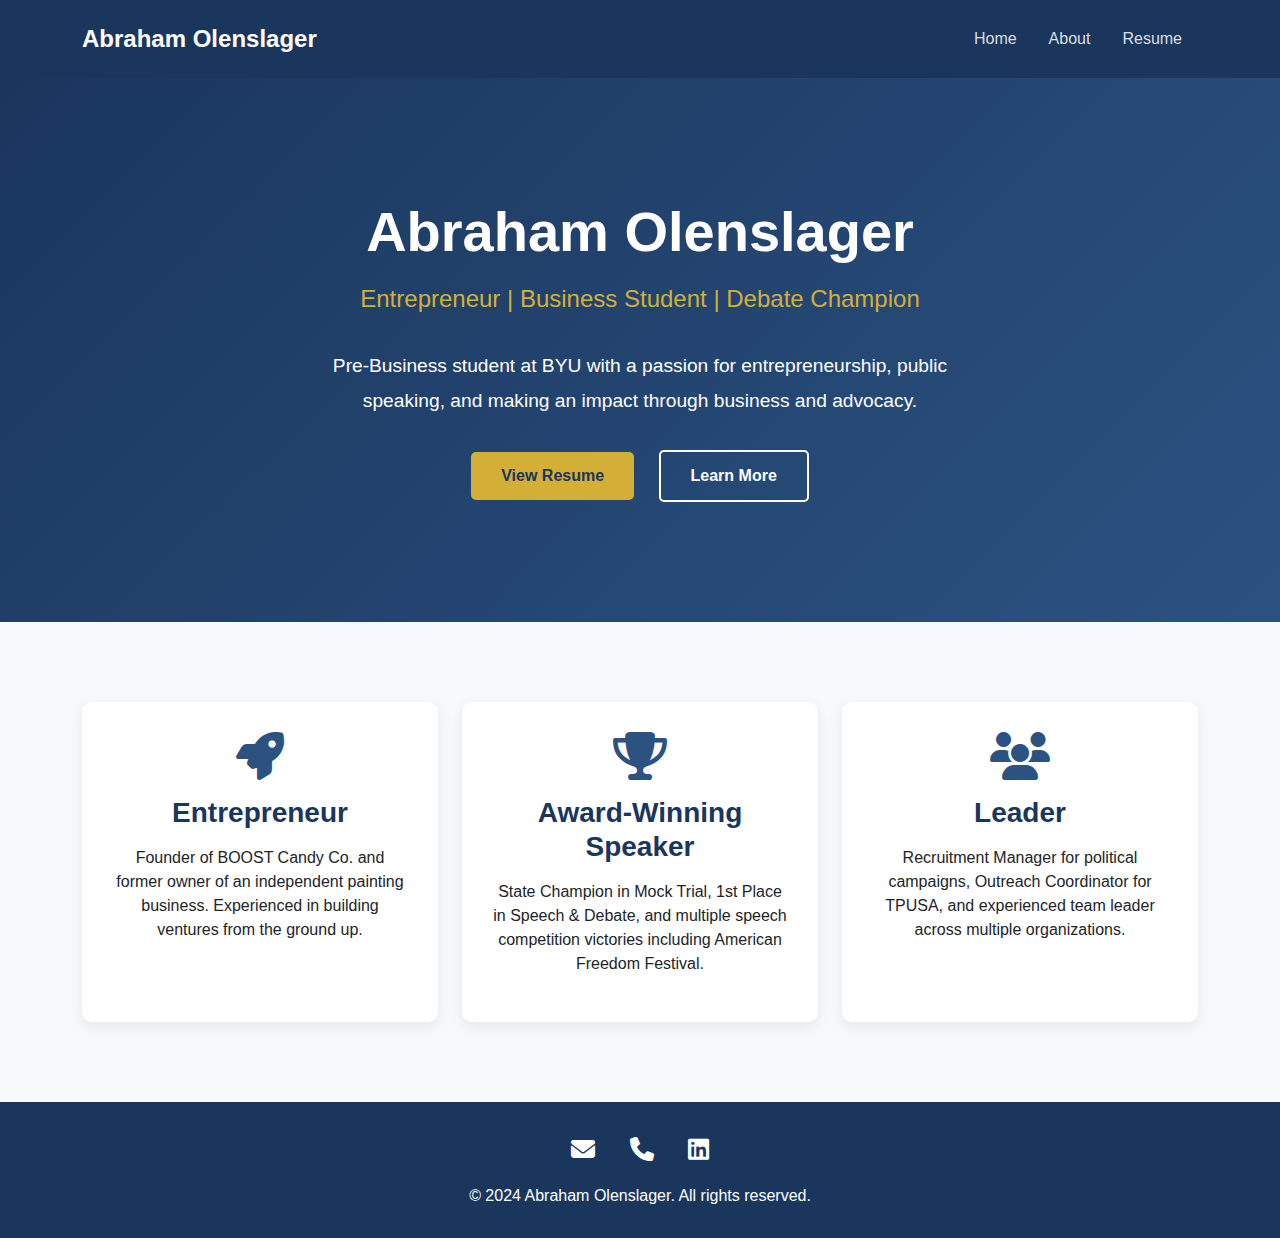
<file: index.html>
<!DOCTYPE html>
<html lang="en">
<head>
    <meta charset="UTF-8">
    <meta name="viewport" content="width=device-width, initial-scale=1.0">
    <title>Abraham Olenslager | Home</title>
    <link href="https://cdn.jsdelivr.net/npm/bootstrap@5.3.0/dist/css/bootstrap.min.css" rel="stylesheet">
    <link rel="stylesheet" href="https://cdnjs.cloudflare.com/ajax/libs/font-awesome/6.4.0/css/all.min.css">
    <style>
        :root {
            --primary-navy: #1a365d;
            --secondary-blue: #2c5282;
            --light-blue: #4299e1;
            --accent-gold: #d4af37;
        }
        
        body {
            font-family: 'Segoe UI', Tahoma, Geneva, Verdana, sans-serif;
        }
        
        .navbar {
            background-color: var(--primary-navy) !important;
            padding: 1rem 0;
        }
        
        .navbar-brand {
            font-weight: 700;
            font-size: 1.5rem;
            color: white !important;
        }
        
        .nav-link {
            color: rgba(255, 255, 255, 0.85) !important;
            font-weight: 500;
            margin: 0 0.5rem;
            transition: color 0.3s;
        }
        
        .nav-link:hover {
            color: var(--accent-gold) !important;
        }
        
        .hero-section {
            background: linear-gradient(135deg, var(--primary-navy) 0%, var(--secondary-blue) 100%);
            color: white;
            padding: 120px 0;
            text-align: center;
        }
        
        .hero-section h1 {
            font-size: 3.5rem;
            font-weight: 700;
            margin-bottom: 1rem;
        }
        
        .hero-section .tagline {
            font-size: 1.5rem;
            color: var(--accent-gold);
            margin-bottom: 2rem;
        }
        
        .hero-section .lead {
            font-size: 1.2rem;
            max-width: 700px;
            margin: 0 auto 2rem;
            line-height: 1.8;
        }
        
        .btn-custom {
            background-color: var(--accent-gold);
            color: var(--primary-navy);
            font-weight: 600;
            padding: 12px 30px;
            border-radius: 5px;
            border: none;
            margin: 0 10px;
            transition: transform 0.3s, box-shadow 0.3s;
        }
        
        .btn-custom:hover {
            transform: translateY(-2px);
            box-shadow: 0 5px 15px rgba(212, 175, 55, 0.4);
            color: var(--primary-navy);
        }
        
        .btn-outline-custom {
            border: 2px solid white;
            color: white;
            background-color: transparent;
            font-weight: 600;
            padding: 12px 30px;
            border-radius: 5px;
            margin: 0 10px;
            transition: all 0.3s;
        }
        
        .btn-outline-custom:hover {
            background-color: white;
            color: var(--primary-navy);
        }
        
        .highlights-section {
            padding: 80px 0;
            background-color: #f8f9fa;
        }
        
        .highlight-card {
            text-align: center;
            padding: 30px;
            border-radius: 10px;
            background: white;
            box-shadow: 0 5px 15px rgba(0,0,0,0.08);
            transition: transform 0.3s;
            height: 100%;
        }
        
        .highlight-card:hover {
            transform: translateY(-5px);
        }
        
        .highlight-card i {
            font-size: 3rem;
            color: var(--secondary-blue);
            margin-bottom: 1rem;
        }
        
        .highlight-card h3 {
            color: var(--primary-navy);
            font-weight: 600;
            margin-bottom: 1rem;
        }
        
        footer {
            background-color: var(--primary-navy);
            color: white;
            padding: 30px 0;
            text-align: center;
        }
        
        .social-links a {
            color: white;
            font-size: 1.5rem;
            margin: 0 15px;
            transition: color 0.3s;
        }
        
        .social-links a:hover {
            color: var(--accent-gold);
        }
    </style>
</head>
<body>
    <!-- Navigation -->
    <nav class="navbar navbar-expand-lg navbar-dark">
        <div class="container">
            <a class="navbar-brand" href="index.html">Abraham Olenslager</a>
            <button class="navbar-toggler" type="button" data-bs-toggle="collapse" data-bs-target="#navbarNav">
                <span class="navbar-toggler-icon"></span>
            </button>
            <div class="collapse navbar-collapse justify-content-end" id="navbarNav">
                <ul class="navbar-nav">
                    <li class="nav-item">
                        <a class="nav-link active" href="index.html">Home</a>
                    </li>
                    <li class="nav-item">
                        <a class="nav-link" href="about.html">About</a>
                    </li>
                    <li class="nav-item">
                        <a class="nav-link" href="resume.html">Resume</a>
                    </li>
                </ul>
            </div>
        </div>
    </nav>

    <!-- Hero Section -->
    <section class="hero-section">
        <div class="container">
            <h1>Abraham Olenslager</h1>
            <p class="tagline">Entrepreneur | Business Student | Debate Champion</p>
            <p class="lead">Pre-Business student at BYU with a passion for entrepreneurship, public speaking, and making an impact through business and advocacy.</p>
            <div class="mt-4">
                <a href="resume.html" class="btn btn-custom">View Resume</a>
                <a href="about.html" class="btn btn-outline-custom">Learn More</a>
            </div>
        </div>
    </section>

    <!-- Highlights Section -->
    <section class="highlights-section">
        <div class="container">
            <div class="row g-4">
                <div class="col-md-4">
                    <div class="highlight-card">
                        <i class="fas fa-rocket"></i>
                        <h3>Entrepreneur</h3>
                        <p>Founder of BOOST Candy Co. and former owner of an independent painting business. Experienced in building ventures from the ground up.</p>
                    </div>
                </div>
                <div class="col-md-4">
                    <div class="highlight-card">
                        <i class="fas fa-trophy"></i>
                        <h3>Award-Winning Speaker</h3>
                        <p>State Champion in Mock Trial, 1st Place in Speech & Debate, and multiple speech competition victories including American Freedom Festival.</p>
                    </div>
                </div>
                <div class="col-md-4">
                    <div class="highlight-card">
                        <i class="fas fa-users"></i>
                        <h3>Leader</h3>
                        <p>Recruitment Manager for political campaigns, Outreach Coordinator for TPUSA, and experienced team leader across multiple organizations.</p>
                    </div>
                </div>
            </div>
        </div>
    </section>

    <!-- Footer -->
    <footer>
        <div class="container">
            <div class="social-links mb-3">
                <a href="mailto:abeole21@gmail.com"><i class="fas fa-envelope"></i></a>
                <a href="tel:801-427-9712"><i class="fas fa-phone"></i></a>
                <a href="#"><i class="fab fa-linkedin"></i></a>
            </div>
            <p class="mb-0">&copy; 2024 Abraham Olenslager. All rights reserved.</p>
        </div>
    </footer>

    <script src="https://cdn.jsdelivr.net/npm/bootstrap@5.3.0/dist/js/bootstrap.bundle.min.js"></script>
</body>
</html>
</file>
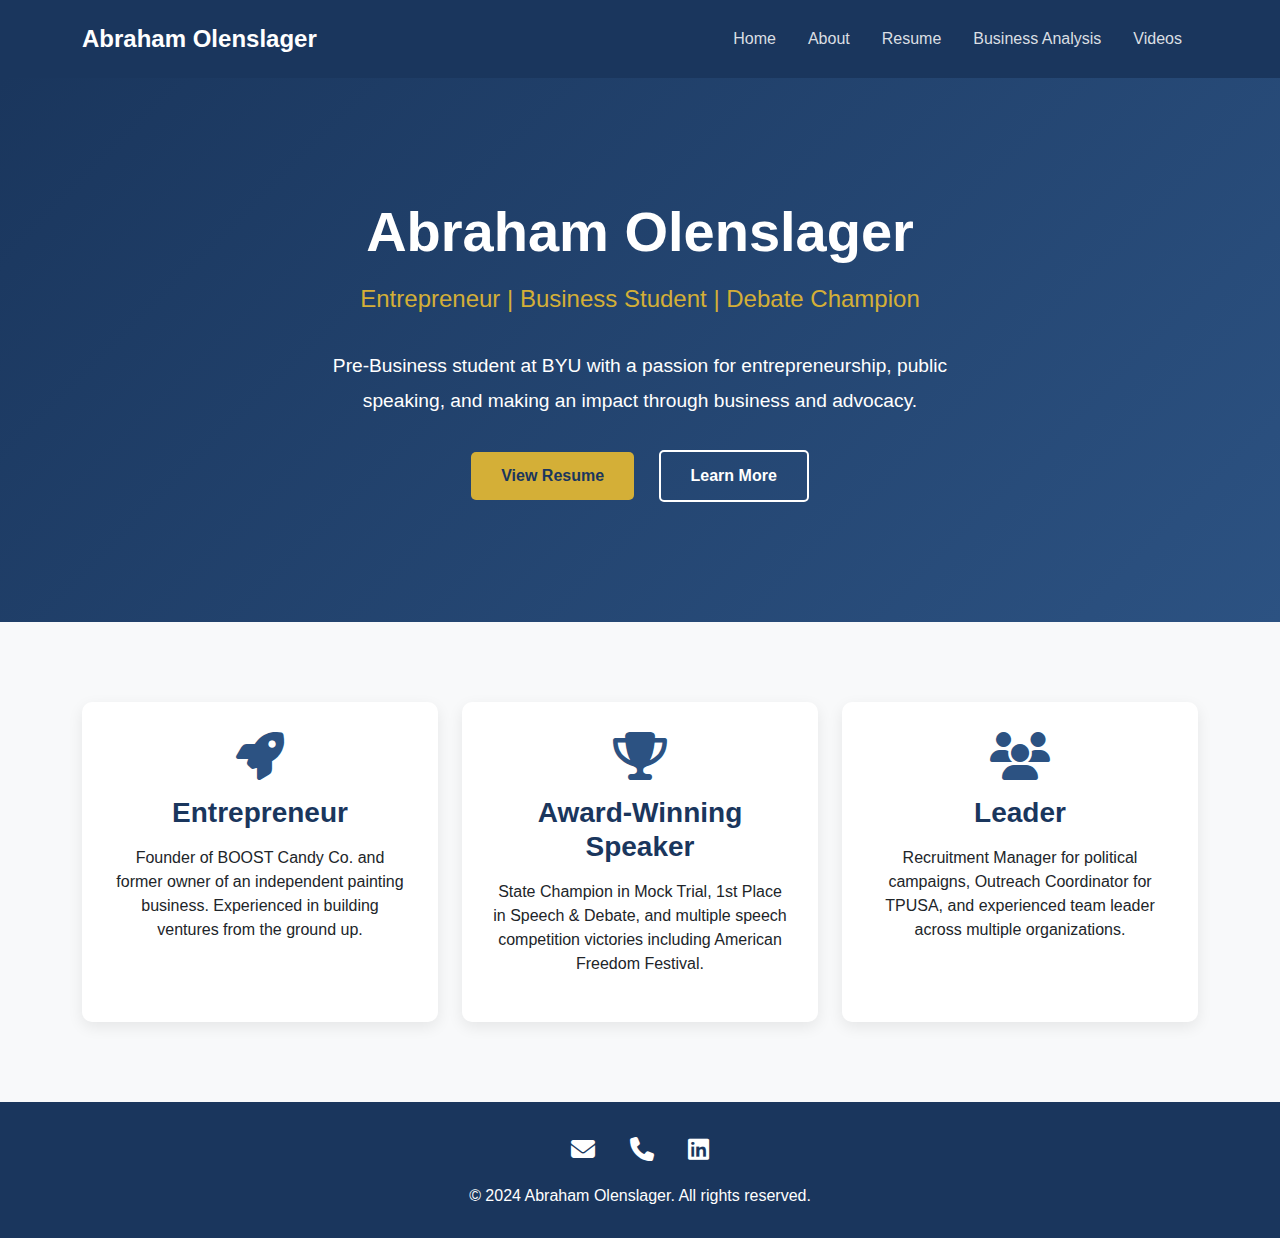
<file: IS 201 WEBSITE FINAL/html/index.html>
<!DOCTYPE html>
<html lang="en">
<head>
    <meta charset="UTF-8">
    <meta name="viewport" content="width=device-width, initial-scale=1.0">
    <title>Abraham Olenslager | Home</title>
    <link href="https://cdn.jsdelivr.net/npm/bootstrap@5.3.0/dist/css/bootstrap.min.css" rel="stylesheet">
    <link rel="stylesheet" href="https://cdnjs.cloudflare.com/ajax/libs/font-awesome/6.4.0/css/all.min.css">
    <style>
        :root {
            --primary-navy: #1a365d;
            --secondary-blue: #2c5282;
            --light-blue: #4299e1;
            --accent-gold: #d4af37;
        }
        
        body {
            font-family: 'Segoe UI', Tahoma, Geneva, Verdana, sans-serif;
        }
        
        .navbar {
            background-color: var(--primary-navy) !important;
            padding: 1rem 0;
        }
        
        .navbar-brand {
            font-weight: 700;
            font-size: 1.5rem;
            color: white !important;
        }
        
        .nav-link {
            color: rgba(255, 255, 255, 0.85) !important;
            font-weight: 500;
            margin: 0 0.5rem;
            transition: color 0.3s;
        }
        
        .nav-link:hover {
            color: var(--accent-gold) !important;
        }
        
        .hero-section {
            background: linear-gradient(135deg, var(--primary-navy) 0%, var(--secondary-blue) 100%);
            color: white;
            padding: 120px 0;
            text-align: center;
        }
        
        .hero-section h1 {
            font-size: 3.5rem;
            font-weight: 700;
            margin-bottom: 1rem;
        }
        
        .hero-section .tagline {
            font-size: 1.5rem;
            color: var(--accent-gold);
            margin-bottom: 2rem;
        }
        
        .hero-section .lead {
            font-size: 1.2rem;
            max-width: 700px;
            margin: 0 auto 2rem;
            line-height: 1.8;
        }
        
        .btn-custom {
            background-color: var(--accent-gold);
            color: var(--primary-navy);
            font-weight: 600;
            padding: 12px 30px;
            border-radius: 5px;
            border: none;
            margin: 0 10px;
            transition: transform 0.3s, box-shadow 0.3s;
        }
        
        .btn-custom:hover {
            transform: translateY(-2px);
            box-shadow: 0 5px 15px rgba(212, 175, 55, 0.4);
            color: var(--primary-navy);
        }
        
        .btn-outline-custom {
            border: 2px solid white;
            color: white;
            background-color: transparent;
            font-weight: 600;
            padding: 12px 30px;
            border-radius: 5px;
            margin: 0 10px;
            transition: all 0.3s;
        }
        
        .btn-outline-custom:hover {
            background-color: white;
            color: var(--primary-navy);
        }
        
        .highlights-section {
            padding: 80px 0;
            background-color: #f8f9fa;
        }
        
        .highlight-card {
            text-align: center;
            padding: 30px;
            border-radius: 10px;
            background: white;
            box-shadow: 0 5px 15px rgba(0,0,0,0.08);
            transition: transform 0.3s;
            height: 100%;
        }
        
        .highlight-card:hover {
            transform: translateY(-5px);
        }
        
        .highlight-card i {
            font-size: 3rem;
            color: var(--secondary-blue);
            margin-bottom: 1rem;
        }
        
        .highlight-card h3 {
            color: var(--primary-navy);
            font-weight: 600;
            margin-bottom: 1rem;
        }
        
        footer {
            background-color: var(--primary-navy);
            color: white;
            padding: 30px 0;
            text-align: center;
        }
        
        .social-links a {
            color: white;
            font-size: 1.5rem;
            margin: 0 15px;
            transition: color 0.3s;
        }
        
        .social-links a:hover {
            color: var(--accent-gold);
        }
    </style>
</head>
<body>
    <!-- Navigation -->
    <nav class="navbar navbar-expand-lg navbar-dark">
        <div class="container">
            <a class="navbar-brand" href="index.html">Abraham Olenslager</a>
            <button class="navbar-toggler" type="button" data-bs-toggle="collapse" data-bs-target="#navbarNav">
                <span class="navbar-toggler-icon"></span>
            </button>
            <div class="collapse navbar-collapse justify-content-end" id="navbarNav">
                <ul class="navbar-nav">
                    <li class="nav-item">
                        <a class="nav-link active" href="index.html">Home</a>
                    </li>
                    <li class="nav-item">
                        <a class="nav-link" href="about.html">About</a>
                    </li>
                    <li class="nav-item">
                        <a class="nav-link" href="resume.html">Resume</a>
                        <li class="nav-item">
                        <a class="nav-link" href="../business.html">Business Analysis</a>
                        <li class="nav-item">
                        <a class="nav-link" href="videolib.html">Videos</a>
                    </li>
                </ul>
            </div>
        </div>
    </nav>

    <!-- Hero Section -->
    <section class="hero-section">
        <div class="container">
            <h1>Abraham Olenslager</h1>
            <p class="tagline">Entrepreneur | Business Student | Debate Champion</p>
            <p class="lead">Pre-Business student at BYU with a passion for entrepreneurship, public speaking, and making an impact through business and advocacy.</p>
            <div class="mt-4">
                <a href="resume.html" class="btn btn-custom">View Resume</a>
                <a href="about.html" class="btn btn-outline-custom">Learn More</a>
            </div>
        </div>
    </section>

    <!-- Highlights Section -->
    <section class="highlights-section">
        <div class="container">
            <div class="row g-4">
                <div class="col-md-4">
                    <div class="highlight-card">
                        <i class="fas fa-rocket"></i>
                        <h3>Entrepreneur</h3>
                        <p>Founder of BOOST Candy Co. and former owner of an independent painting business. Experienced in building ventures from the ground up.</p>
                    </div>
                </div>
                <div class="col-md-4">
                    <div class="highlight-card">
                        <i class="fas fa-trophy"></i>
                        <h3>Award-Winning Speaker</h3>
                        <p>State Champion in Mock Trial, 1st Place in Speech & Debate, and multiple speech competition victories including American Freedom Festival.</p>
                    </div>
                </div>
                <div class="col-md-4">
                    <div class="highlight-card">
                        <i class="fas fa-users"></i>
                        <h3>Leader</h3>
                        <p>Recruitment Manager for political campaigns, Outreach Coordinator for TPUSA, and experienced team leader across multiple organizations.</p>
                    </div>
                </div>
            </div>
        </div>
    </section>

    <!-- Footer -->
    <footer>
        <div class="container">
            <div class="social-links mb-3">
                <a href="mailto:abeole21@gmail.com"><i class="fas fa-envelope"></i></a>
                <a href="tel:801-427-9712"><i class="fas fa-phone"></i></a>
                <a href="#"><i class="fab fa-linkedin"></i></a>
            </div>
            <p class="mb-0">&copy; 2024 Abraham Olenslager. All rights reserved.</p>
        </div>
    </footer>

    <script src="https://cdn.jsdelivr.net/npm/bootstrap@5.3.0/dist/js/bootstrap.bundle.min.js"></script>
</body>
</html>
</file>
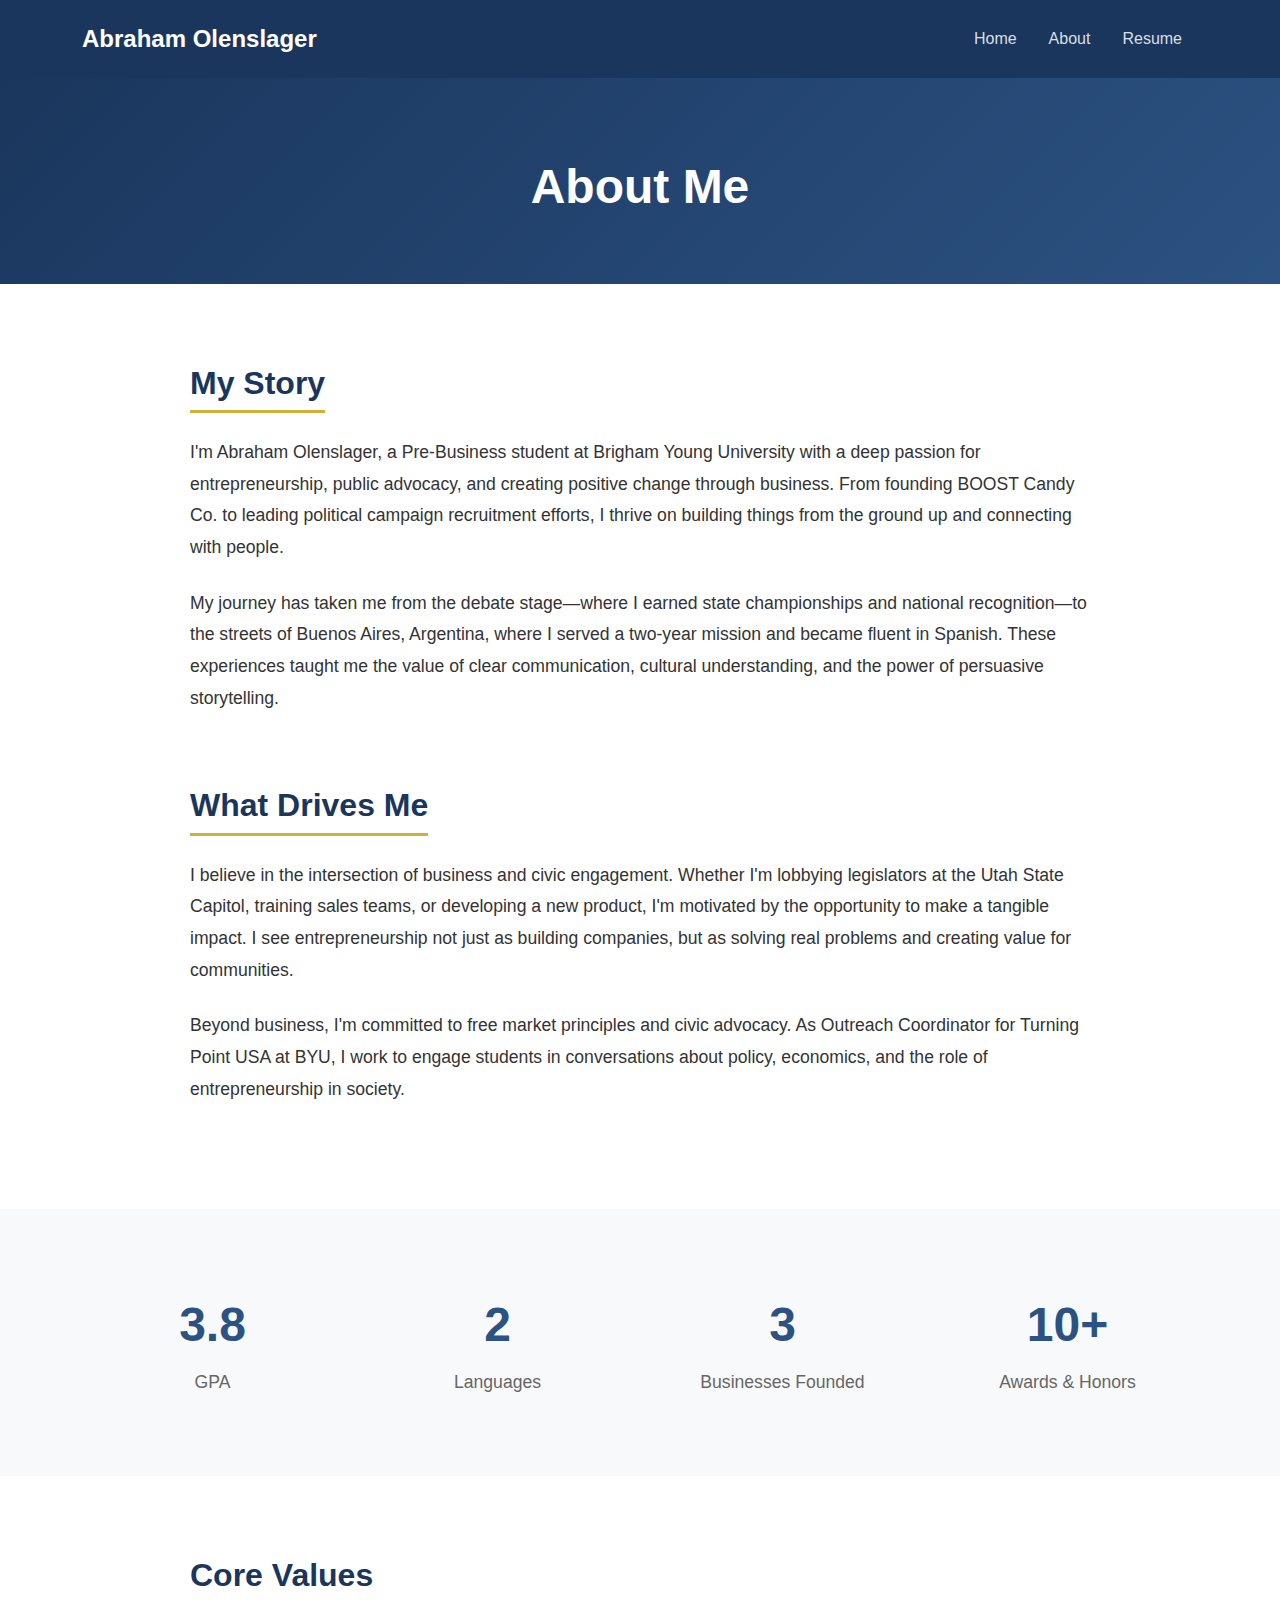
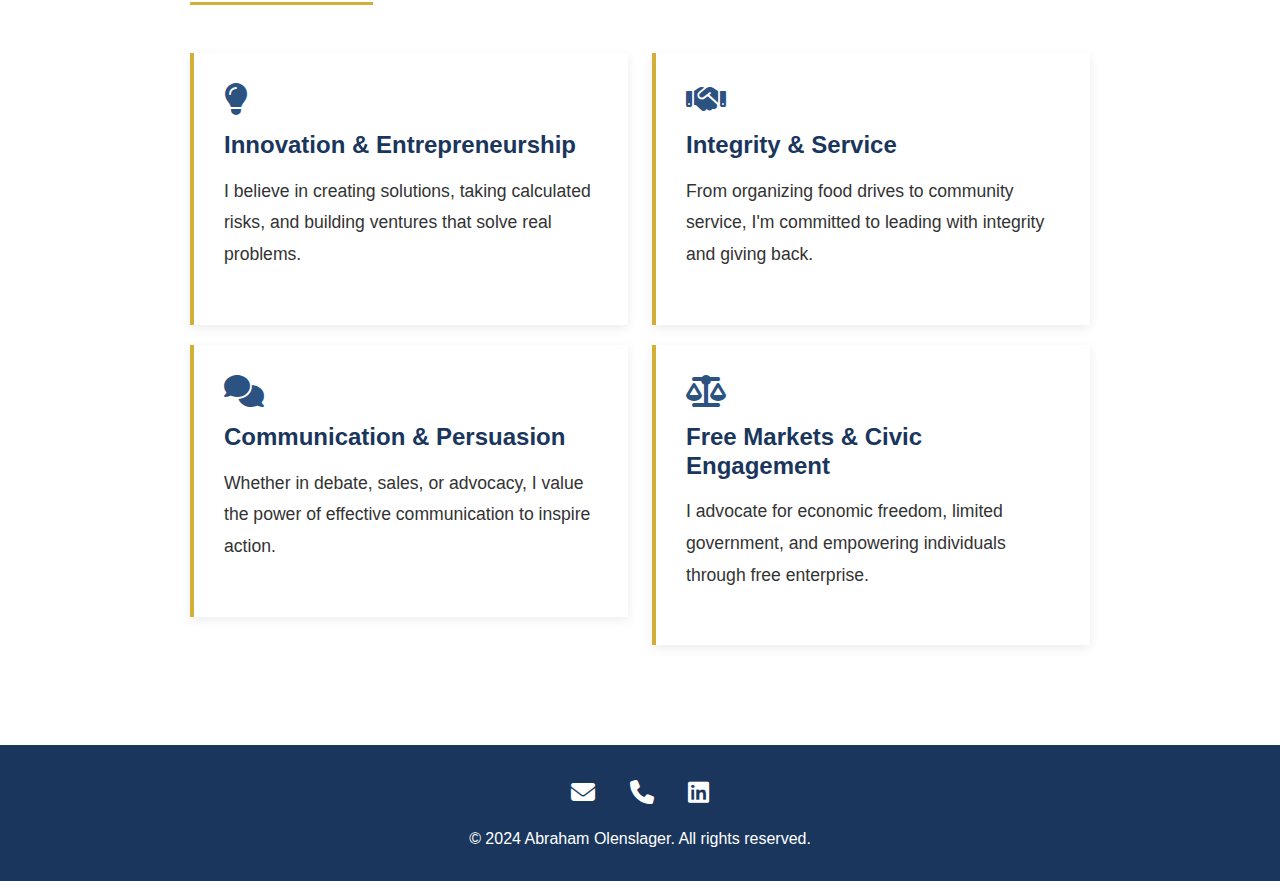
<file: about.html>
<!DOCTYPE html>
<html lang="en">
<head>
    <meta charset="UTF-8">
    <meta name="viewport" content="width=device-width, initial-scale=1.0">
    <title>About | Abraham Olenslager</title>
    <link href="https://cdn.jsdelivr.net/npm/bootstrap@5.3.0/dist/css/bootstrap.min.css" rel="stylesheet">
    <link rel="stylesheet" href="https://cdnjs.cloudflare.com/ajax/libs/font-awesome/6.4.0/css/all.min.css">
    <style>
        :root {
            --primary-navy: #1a365d;
            --secondary-blue: #2c5282;
            --light-blue: #4299e1;
            --accent-gold: #d4af37;
        }
        
        body {
            font-family: 'Segoe UI', Tahoma, Geneva, Verdana, sans-serif;
        }
        
        .navbar {
            background-color: var(--primary-navy) !important;
            padding: 1rem 0;
        }
        
        .navbar-brand {
            font-weight: 700;
            font-size: 1.5rem;
            color: white !important;
        }
        
        .nav-link {
            color: rgba(255, 255, 255, 0.85) !important;
            font-weight: 500;
            margin: 0 0.5rem;
            transition: color 0.3s;
        }
        
        .nav-link:hover {
            color: var(--accent-gold) !important;
        }
        
        .page-header {
            background: linear-gradient(135deg, var(--primary-navy) 0%, var(--secondary-blue) 100%);
            color: white;
            padding: 80px 0 60px;
            text-align: center;
        }
        
        .page-header h1 {
            font-size: 3rem;
            font-weight: 700;
        }
        
        .about-section {
            padding: 80px 0;
        }
        
        .about-content {
            max-width: 900px;
            margin: 0 auto;
        }
        
        .about-content h2 {
            color: var(--primary-navy);
            font-weight: 700;
            margin-bottom: 1.5rem;
            border-bottom: 3px solid var(--accent-gold);
            padding-bottom: 0.5rem;
            display: inline-block;
        }
        
        .about-content p {
            font-size: 1.1rem;
            line-height: 1.8;
            color: #333;
            margin-bottom: 1.5rem;
        }
        
        .stats-section {
            background-color: #f8f9fa;
            padding: 60px 0;
        }
        
        .stat-box {
            text-align: center;
            padding: 20px;
        }
        
        .stat-box .number {
            font-size: 3rem;
            font-weight: 700;
            color: var(--secondary-blue);
            margin-bottom: 0.5rem;
        }
        
        .stat-box .label {
            font-size: 1.1rem;
            color: #666;
            font-weight: 500;
        }
        
        .values-section {
            padding: 80px 0;
        }
        
        .value-card {
            padding: 30px;
            border-left: 4px solid var(--accent-gold);
            background-color: white;
            box-shadow: 0 3px 10px rgba(0,0,0,0.08);
            margin-bottom: 20px;
            transition: transform 0.3s;
        }
        
        .value-card:hover {
            transform: translateX(10px);
        }
        
        .value-card h4 {
            color: var(--primary-navy);
            font-weight: 600;
            margin-bottom: 1rem;
        }
        
        .value-card i {
            font-size: 2rem;
            color: var(--secondary-blue);
            margin-bottom: 1rem;
        }
        
        footer {
            background-color: var(--primary-navy);
            color: white;
            padding: 30px 0;
            text-align: center;
        }
        
        .social-links a {
            color: white;
            font-size: 1.5rem;
            margin: 0 15px;
            transition: color 0.3s;
        }
        
        .social-links a:hover {
            color: var(--accent-gold);
        }
    </style>
</head>
<body>
    <!-- Navigation -->
    <nav class="navbar navbar-expand-lg navbar-dark">
        <div class="container">
            <a class="navbar-brand" href="index.html">Abraham Olenslager</a>
            <button class="navbar-toggler" type="button" data-bs-toggle="collapse" data-bs-target="#navbarNav">
                <span class="navbar-toggler-icon"></span>
            </button>
            <div class="collapse navbar-collapse justify-content-end" id="navbarNav">
                <ul class="navbar-nav">
                    <li class="nav-item">
                        <a class="nav-link" href="index.html">Home</a>
                    </li>
                    <li class="nav-item">
                        <a class="nav-link active" href="about.html">About</a>
                    </li>
                    <li class="nav-item">
                        <a class="nav-link" href="resume.html">Resume</a>
                    </li>
                </ul>
            </div>
        </div>
    </nav>

    <!-- Page Header -->
    <div class="page-header">
        <div class="container">
            <h1>About Me</h1>
        </div>
    </div>

    <!-- About Section -->
    <section class="about-section">
        <div class="container">
            <div class="about-content">
                <h2>My Story</h2>
                <p>
                    I'm Abraham Olenslager, a Pre-Business student at Brigham Young University with a deep passion for entrepreneurship, public advocacy, and creating positive change through business. From founding BOOST Candy Co. to leading political campaign recruitment efforts, I thrive on building things from the ground up and connecting with people.
                </p>
                <p>
                    My journey has taken me from the debate stage—where I earned state championships and national recognition—to the streets of Buenos Aires, Argentina, where I served a two-year mission and became fluent in Spanish. These experiences taught me the value of clear communication, cultural understanding, and the power of persuasive storytelling.
                </p>
                
                <h2 class="mt-5">What Drives Me</h2>
                <p>
                    I believe in the intersection of business and civic engagement. Whether I'm lobbying legislators at the Utah State Capitol, training sales teams, or developing a new product, I'm motivated by the opportunity to make a tangible impact. I see entrepreneurship not just as building companies, but as solving real problems and creating value for communities.
                </p>
                <p>
                    Beyond business, I'm committed to free market principles and civic advocacy. As Outreach Coordinator for Turning Point USA at BYU, I work to engage students in conversations about policy, economics, and the role of entrepreneurship in society.
                </p>
            </div>
        </div>
    </section>

    <!-- Stats Section -->
    <section class="stats-section">
        <div class="container">
            <div class="row">
                <div class="col-md-3">
                    <div class="stat-box">
                        <div class="number">3.8</div>
                        <div class="label">GPA</div>
                    </div>
                </div>
                <div class="col-md-3">
                    <div class="stat-box">
                        <div class="number">2</div>
                        <div class="label">Languages</div>
                    </div>
                </div>
                <div class="col-md-3">
                    <div class="stat-box">
                        <div class="number">3</div>
                        <div class="label">Businesses Founded</div>
                    </div>
                </div>
                <div class="col-md-3">
                    <div class="stat-box">
                        <div class="number">10+</div>
                        <div class="label">Awards & Honors</div>
                    </div>
                </div>
            </div>
        </div>
    </section>

    <!-- Values Section -->
    <section class="values-section">
        <div class="container">
            <div class="about-content">
                <h2 class="text-center mb-5">Core Values</h2>
                <div class="row">
                    <div class="col-md-6">
                        <div class="value-card">
                            <i class="fas fa-lightbulb"></i>
                            <h4>Innovation & Entrepreneurship</h4>
                            <p>I believe in creating solutions, taking calculated risks, and building ventures that solve real problems.</p>
                        </div>
                    </div>
                    <div class="col-md-6">
                        <div class="value-card">
                            <i class="fas fa-handshake"></i>
                            <h4>Integrity & Service</h4>
                            <p>From organizing food drives to community service, I'm committed to leading with integrity and giving back.</p>
                        </div>
                    </div>
                    <div class="col-md-6">
                        <div class="value-card">
                            <i class="fas fa-comments"></i>
                            <h4>Communication & Persuasion</h4>
                            <p>Whether in debate, sales, or advocacy, I value the power of effective communication to inspire action.</p>
                        </div>
                    </div>
                    <div class="col-md-6">
                        <div class="value-card">
                            <i class="fas fa-balance-scale"></i>
                            <h4>Free Markets & Civic Engagement</h4>
                            <p>I advocate for economic freedom, limited government, and empowering individuals through free enterprise.</p>
                        </div>
                    </div>
                </div>
            </div>
        </div>
    </section>

    <!-- Footer -->
    <footer>
        <div class="container">
            <div class="social-links mb-3">
                <a href="mailto:abeole21@gmail.com"><i class="fas fa-envelope"></i></a>
                <a href="tel:801-427-9712"><i class="fas fa-phone"></i></a>
                <a href="#"><i class="fab fa-linkedin"></i></a>
            </div>
            <p class="mb-0">&copy; 2024 Abraham Olenslager. All rights reserved.</p>
        </div>
    </footer>

    <script src="https://cdn.jsdelivr.net/npm/bootstrap@5.3.0/dist/js/bootstrap.bundle.min.js"></script>
</body>
</html>
</file>
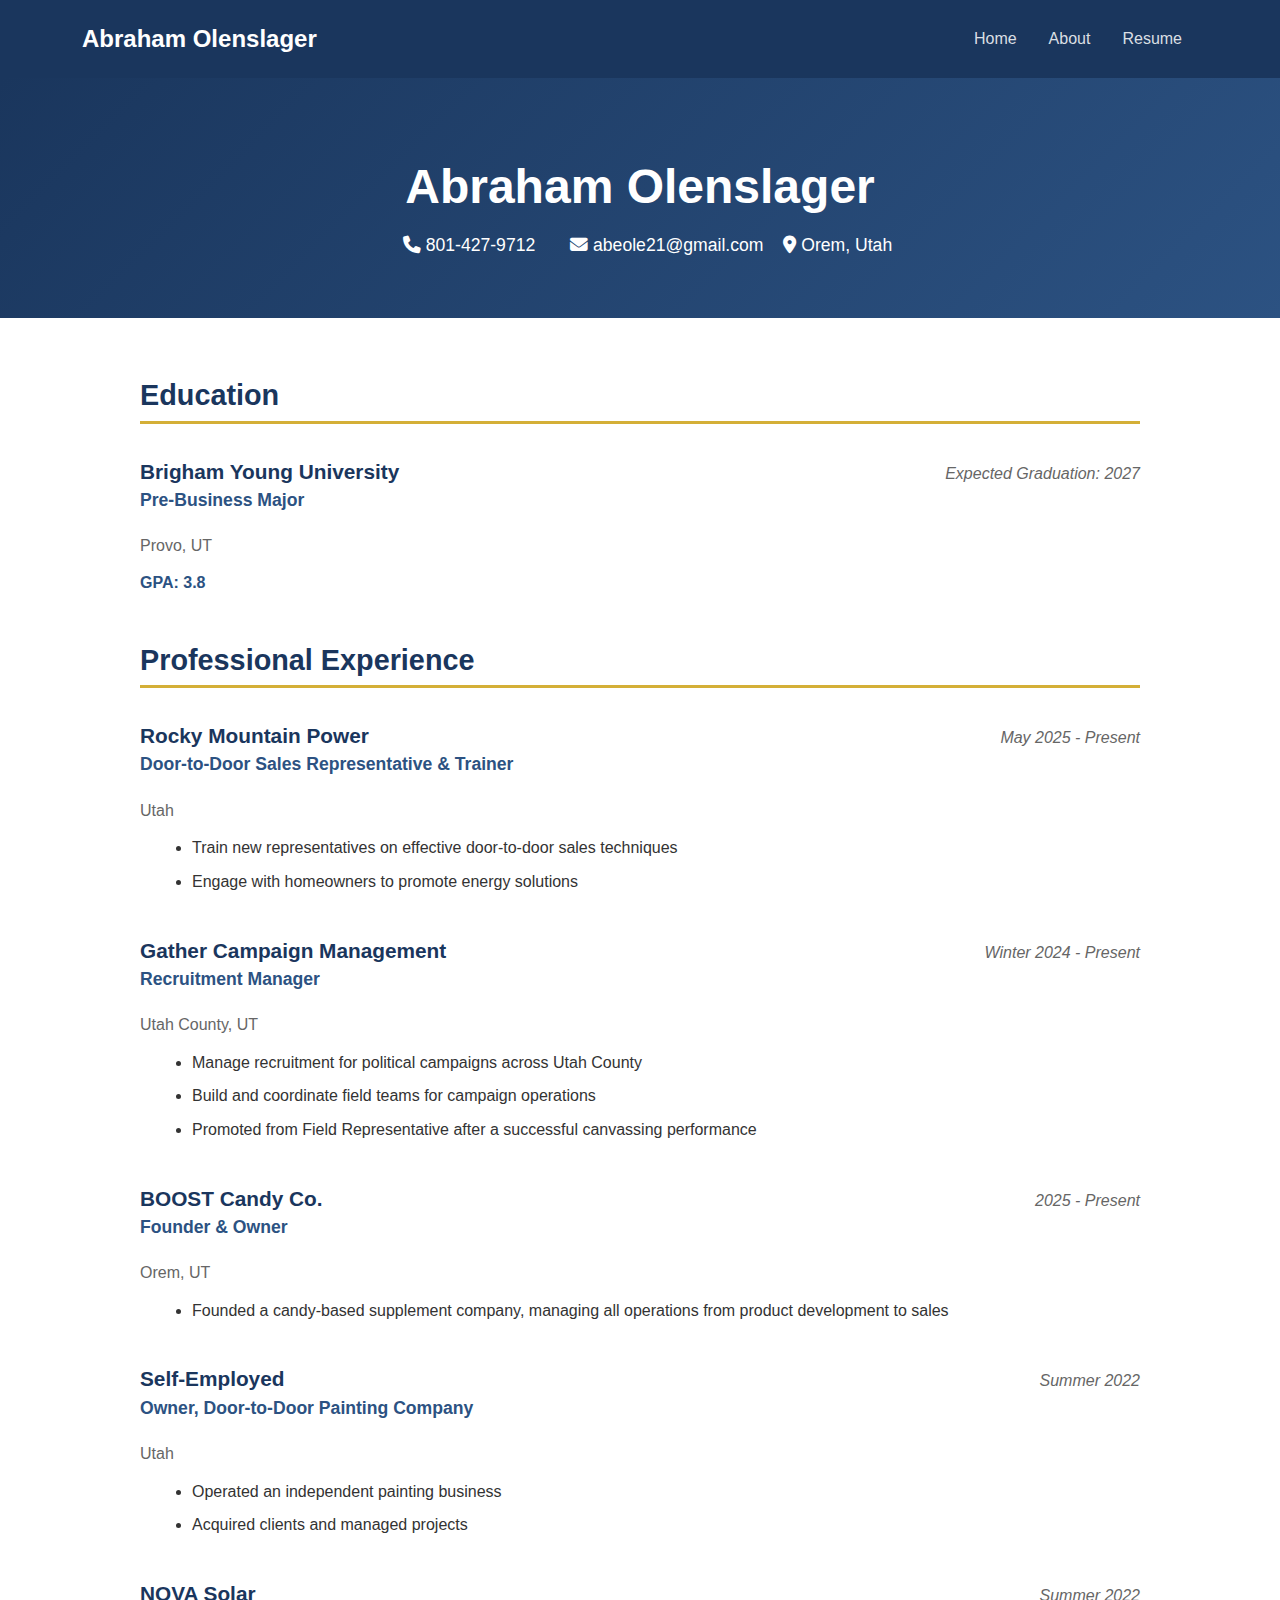
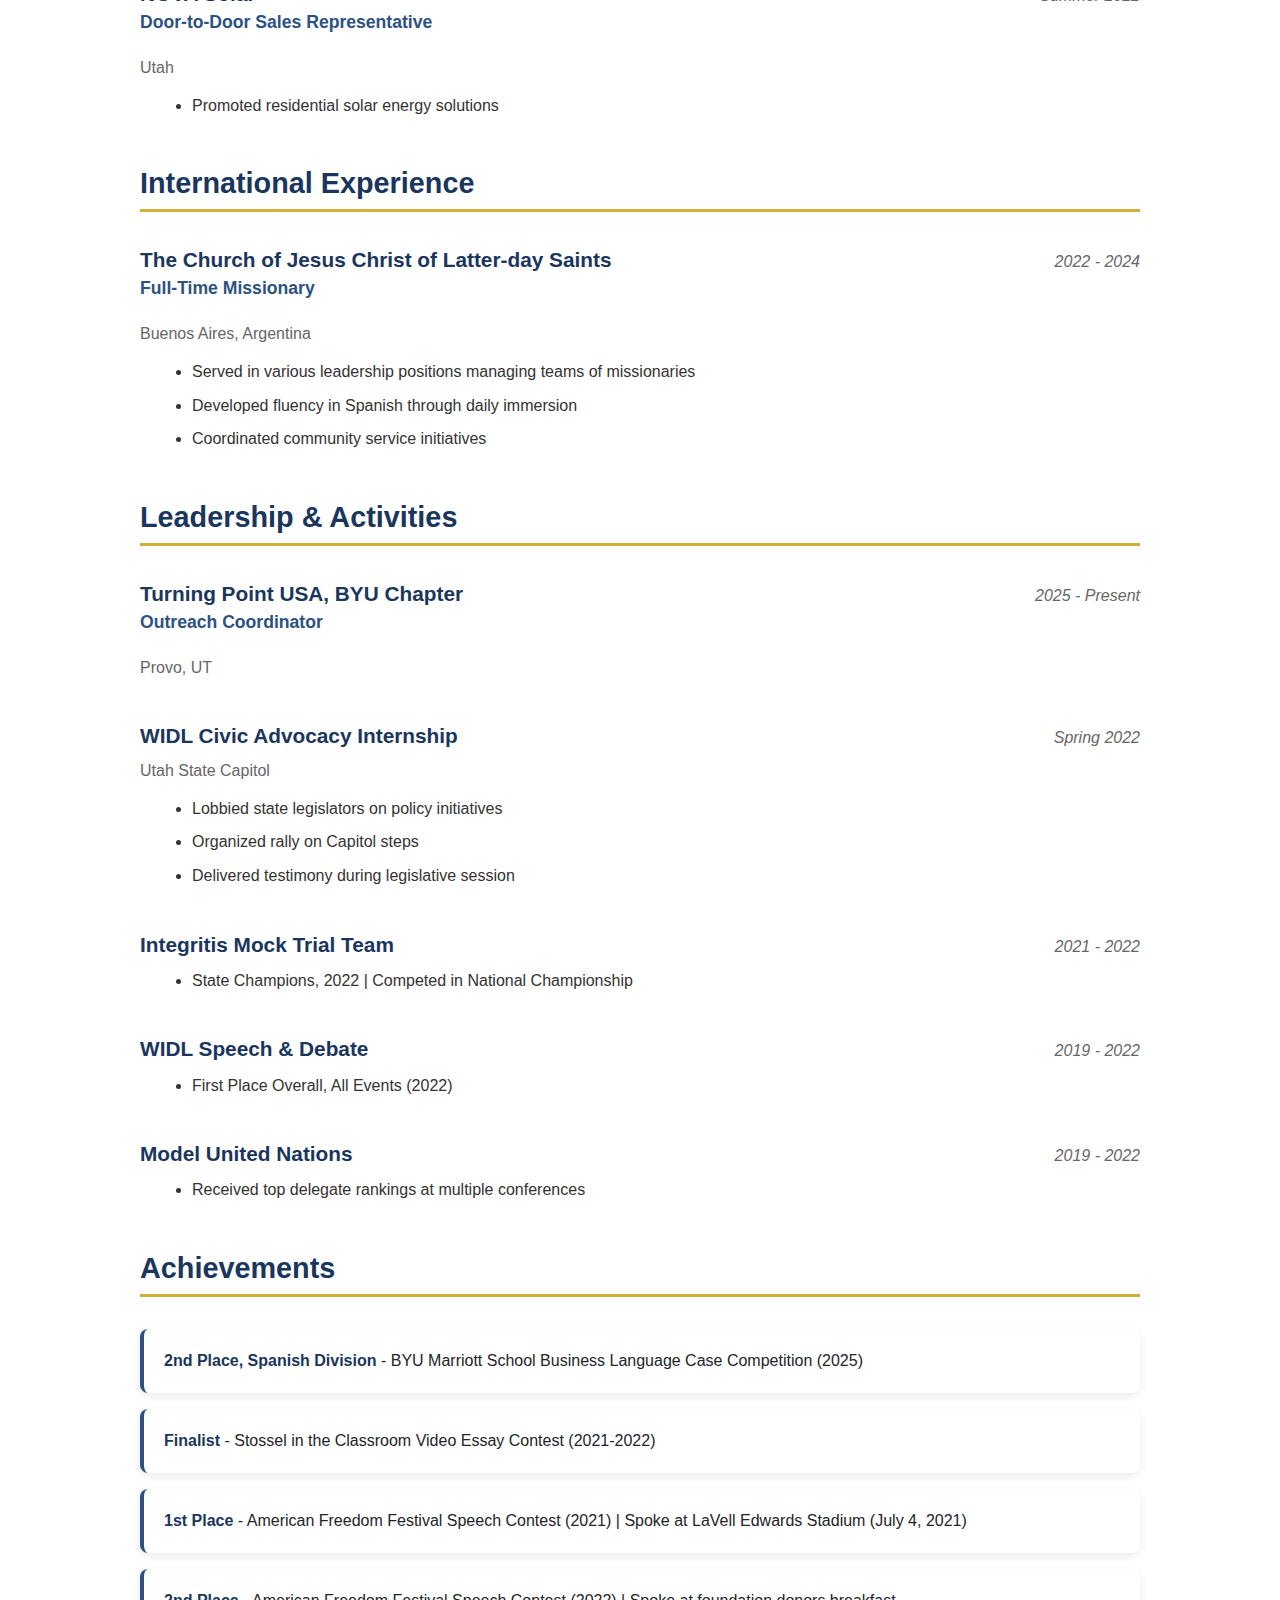
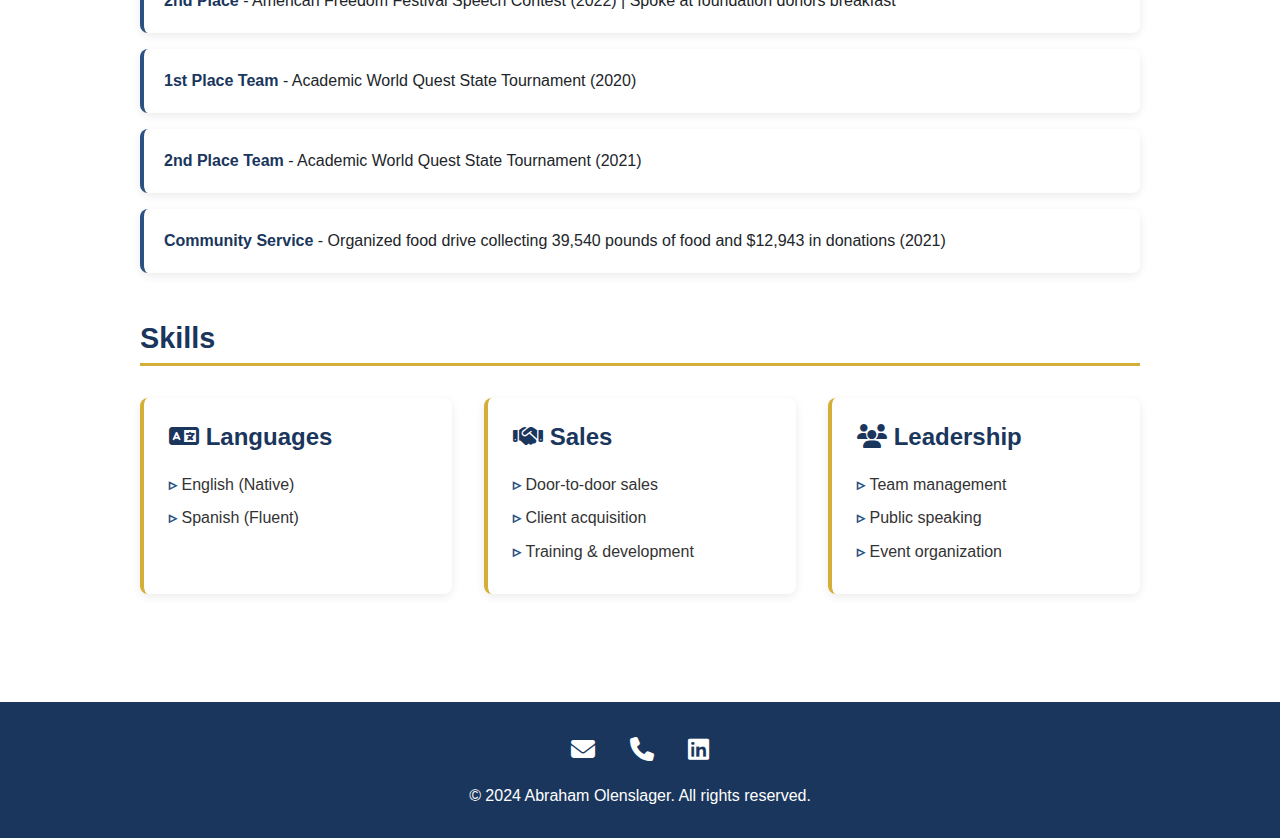
<file: resume.html>
<!DOCTYPE html>
<html lang="en">
<head>
    <meta charset="UTF-8">
    <meta name="viewport" content="width=device-width, initial-scale=1.0">
    <title>Resume | Abraham Olenslager</title>
    <link href="https://cdn.jsdelivr.net/npm/bootstrap@5.3.0/dist/css/bootstrap.min.css" rel="stylesheet">
    <link rel="stylesheet" href="https://cdnjs.cloudflare.com/ajax/libs/font-awesome/6.4.0/css/all.min.css">
    <style>
        :root {
            --primary-navy: #1a365d;
            --secondary-blue: #2c5282;
            --light-blue: #4299e1;
            --accent-gold: #d4af37;
        }
        
        body {
            font-family: 'Segoe UI', Tahoma, Geneva, Verdana, sans-serif;
        }
        
        .navbar {
            background-color: var(--primary-navy) !important;
            padding: 1rem 0;
        }
        
        .navbar-brand {
            font-weight: 700;
            font-size: 1.5rem;
            color: white !important;
        }
        
        .nav-link {
            color: rgba(255, 255, 255, 0.85) !important;
            font-weight: 500;
            margin: 0 0.5rem;
            transition: color 0.3s;
        }
        
        .nav-link:hover {
            color: var(--accent-gold) !important;
        }
        
        .page-header {
            background: linear-gradient(135deg, var(--primary-navy) 0%, var(--secondary-blue) 100%);
            color: white;
            padding: 80px 0 60px;
            text-align: center;
        }
        
        .page-header h1 {
            font-size: 3rem;
            font-weight: 700;
            margin-bottom: 1rem;
        }
        
        .page-header .contact-info {
            font-size: 1.1rem;
            margin-top: 1rem;
        }
        
        .page-header .contact-info a {
            color: white;
            text-decoration: none;
            margin: 0 15px;
        }
        
        .page-header .contact-info a:hover {
            color: var(--accent-gold);
        }
        
        .resume-section {
            padding: 60px 0;
        }
        
        .resume-container {
            max-width: 1000px;
            margin: 0 auto;
        }
        
        .section-title {
            color: var(--primary-navy);
            font-weight: 700;
            font-size: 1.8rem;
            margin-bottom: 2rem;
            padding-bottom: 0.5rem;
            border-bottom: 3px solid var(--accent-gold);
        }
        
        .resume-item {
            margin-bottom: 2.5rem;
        }
        
        .resume-item-header {
            display: flex;
            justify-content: space-between;
            align-items: baseline;
            margin-bottom: 0.5rem;
        }
        
        .resume-item-title {
            font-weight: 700;
            font-size: 1.3rem;
            color: var(--primary-navy);
        }
        
        .resume-item-date {
            color: #666;
            font-style: italic;
            white-space: nowrap;
        }
        
        .resume-item-subtitle {
            color: var(--secondary-blue);
            font-weight: 600;
            font-size: 1.1rem;
            margin-bottom: 0.8rem;
        }
        
        .resume-item-location {
            color: #666;
            margin-bottom: 0.8rem;
        }
        
        .resume-item ul {
            margin-left: 20px;
            color: #333;
        }
        
        .resume-item li {
            margin-bottom: 0.5rem;
            line-height: 1.6;
        }
        
        .education-item {
            margin-bottom: 1.5rem;
        }
        
        .gpa {
            color: var(--secondary-blue);
            font-weight: 600;
        }
        
        .skills-grid {
            display: grid;
            grid-template-columns: repeat(auto-fit, minmax(250px, 1fr));
            gap: 2rem;
            margin-top: 2rem;
        }
        
        .skill-category {
            background: white;
            padding: 25px;
            border-radius: 8px;
            box-shadow: 0 3px 10px rgba(0,0,0,0.08);
            border-left: 4px solid var(--accent-gold);
        }
        
        .skill-category h4 {
            color: var(--primary-navy);
            font-weight: 600;
            margin-bottom: 1rem;
        }
        
        .skill-category ul {
            list-style: none;
            padding: 0;
            margin: 0;
        }
        
        .skill-category li {
            padding: 0.3rem 0;
            color: #333;
        }
        
        .skill-category li:before {
            content: "▹ ";
            color: var(--secondary-blue);
            font-weight: bold;
        }
        
        .achievements-grid {
            display: grid;
            grid-template-columns: 1fr;
            gap: 1rem;
            margin-top: 1.5rem;
        }
        
        .achievement-item {
            background: white;
            padding: 20px;
            border-radius: 8px;
            box-shadow: 0 3px 10px rgba(0,0,0,0.08);
            border-left: 4px solid var(--secondary-blue);
        }
        
        .achievement-item strong {
            color: var(--primary-navy);
        }
        
        footer {
            background-color: var(--primary-navy);
            color: white;
            padding: 30px 0;
            text-align: center;
        }
        
        .social-links a {
            color: white;
            font-size: 1.5rem;
            margin: 0 15px;
            transition: color 0.3s;
        }
        
        .social-links a:hover {
            color: var(--accent-gold);
        }
        
        @media (max-width: 768px) {
            .resume-item-header {
                flex-direction: column;
            }
            
            .resume-item-date {
                margin-top: 0.5rem;
            }
        }
    </style>
</head>
<body>
    <!-- Navigation -->
    <nav class="navbar navbar-expand-lg navbar-dark">
        <div class="container">
            <a class="navbar-brand" href="index.html">Abraham Olenslager</a>
            <button class="navbar-toggler" type="button" data-bs-toggle="collapse" data-bs-target="#navbarNav">
                <span class="navbar-toggler-icon"></span>
            </button>
            <div class="collapse navbar-collapse justify-content-end" id="navbarNav">
                <ul class="navbar-nav">
                    <li class="nav-item">
                        <a class="nav-link" href="index.html">Home</a>
                    </li>
                    <li class="nav-item">
                        <a class="nav-link" href="about.html">About</a>
                    </li>
                    <li class="nav-item">
                        <a class="nav-link active" href="resume.html">Resume</a>
                    </li>
                </ul>
            </div>
        </div>
    </nav>

    <!-- Page Header -->
    <div class="page-header">
        <div class="container">
            <h1>Abraham Olenslager</h1>
            <div class="contact-info">
                <a href="tel:801-427-9712"><i class="fas fa-phone"></i> 801-427-9712</a>
                <a href="mailto:abeole21@gmail.com"><i class="fas fa-envelope"></i> abeole21@gmail.com</a>
                <span><i class="fas fa-map-marker-alt"></i> Orem, Utah</span>
            </div>
        </div>
    </div>

    <!-- Resume Content -->
    <section class="resume-section">
        <div class="container">
            <div class="resume-container">
                
                <!-- Education Section -->
                <div class="mb-5">
                    <h2 class="section-title">Education</h2>
                    <div class="education-item">
                        <div class="resume-item-header">
                            <div>
                                <div class="resume-item-title">Brigham Young University</div>
                                <div class="resume-item-subtitle">Pre-Business Major</div>
                            </div>
                            <div class="resume-item-date">Expected Graduation: 2027</div>
                        </div>
                        <div class="resume-item-location">Provo, UT</div>
                        <div class="gpa">GPA: 3.8</div>
                    </div>
                </div>

                <!-- Professional Experience Section -->
                <div class="mb-5">
                    <h2 class="section-title">Professional Experience</h2>
                    
                    <div class="resume-item">
                        <div class="resume-item-header">
                            <div>
                                <div class="resume-item-title">Rocky Mountain Power</div>
                                <div class="resume-item-subtitle">Door-to-Door Sales Representative & Trainer</div>
                            </div>
                            <div class="resume-item-date">May 2025 - Present</div>
                        </div>
                        <div class="resume-item-location">Utah</div>
                        <ul>
                            <li>Train new representatives on effective door-to-door sales techniques</li>
                            <li>Engage with homeowners to promote energy solutions</li>
                        </ul>
                    </div>

                    <div class="resume-item">
                        <div class="resume-item-header">
                            <div>
                                <div class="resume-item-title">Gather Campaign Management</div>
                                <div class="resume-item-subtitle">Recruitment Manager</div>
                            </div>
                            <div class="resume-item-date">Winter 2024 - Present</div>
                        </div>
                        <div class="resume-item-location">Utah County, UT</div>
                        <ul>
                            <li>Manage recruitment for political campaigns across Utah County</li>
                            <li>Build and coordinate field teams for campaign operations</li>
                            <li>Promoted from Field Representative after a successful canvassing performance</li>
                        </ul>
                    </div>

                    <div class="resume-item">
                        <div class="resume-item-header">
                            <div>
                                <div class="resume-item-title">BOOST Candy Co.</div>
                                <div class="resume-item-subtitle">Founder & Owner</div>
                            </div>
                            <div class="resume-item-date">2025 - Present</div>
                        </div>
                        <div class="resume-item-location">Orem, UT</div>
                        <ul>
                            <li>Founded a candy-based supplement company, managing all operations from product development to sales</li>
                        </ul>
                    </div>

                    <div class="resume-item">
                        <div class="resume-item-header">
                            <div>
                                <div class="resume-item-title">Self-Employed</div>
                                <div class="resume-item-subtitle">Owner, Door-to-Door Painting Company</div>
                            </div>
                            <div class="resume-item-date">Summer 2022</div>
                        </div>
                        <div class="resume-item-location">Utah</div>
                        <ul>
                            <li>Operated an independent painting business</li>
                            <li>Acquired clients and managed projects</li>
                        </ul>
                    </div>

                    <div class="resume-item">
                        <div class="resume-item-header">
                            <div>
                                <div class="resume-item-title">NOVA Solar</div>
                                <div class="resume-item-subtitle">Door-to-Door Sales Representative</div>
                            </div>
                            <div class="resume-item-date">Summer 2022</div>
                        </div>
                        <div class="resume-item-location">Utah</div>
                        <ul>
                            <li>Promoted residential solar energy solutions</li>
                        </ul>
                    </div>
                </div>

                <!-- International Experience Section -->
                <div class="mb-5">
                    <h2 class="section-title">International Experience</h2>
                    
                    <div class="resume-item">
                        <div class="resume-item-header">
                            <div>
                                <div class="resume-item-title">The Church of Jesus Christ of Latter-day Saints</div>
                                <div class="resume-item-subtitle">Full-Time Missionary</div>
                            </div>
                            <div class="resume-item-date">2022 - 2024</div>
                        </div>
                        <div class="resume-item-location">Buenos Aires, Argentina</div>
                        <ul>
                            <li>Served in various leadership positions managing teams of missionaries</li>
                            <li>Developed fluency in Spanish through daily immersion</li>
                            <li>Coordinated community service initiatives</li>
                        </ul>
                    </div>
                </div>

                <!-- Leadership & Activities Section -->
                <div class="mb-5">
                    <h2 class="section-title">Leadership & Activities</h2>
                    
                    <div class="resume-item">
                        <div class="resume-item-header">
                            <div>
                                <div class="resume-item-title">Turning Point USA, BYU Chapter</div>
                                <div class="resume-item-subtitle">Outreach Coordinator</div>
                            </div>
                            <div class="resume-item-date">2025 - Present</div>
                        </div>
                        <div class="resume-item-location">Provo, UT</div>
                    </div>

                    <div class="resume-item">
                        <div class="resume-item-header">
                            <div>
                                <div class="resume-item-title">WIDL Civic Advocacy Internship</div>
                            </div>
                            <div class="resume-item-date">Spring 2022</div>
                        </div>
                        <div class="resume-item-location">Utah State Capitol</div>
                        <ul>
                            <li>Lobbied state legislators on policy initiatives</li>
                            <li>Organized rally on Capitol steps</li>
                            <li>Delivered testimony during legislative session</li>
                        </ul>
                    </div>

                    <div class="resume-item">
                        <div class="resume-item-header">
                            <div>
                                <div class="resume-item-title">Integritis Mock Trial Team</div>
                            </div>
                            <div class="resume-item-date">2021 - 2022</div>
                        </div>
                        <ul>
                            <li>State Champions, 2022 | Competed in National Championship</li>
                        </ul>
                    </div>

                    <div class="resume-item">
                        <div class="resume-item-header">
                            <div>
                                <div class="resume-item-title">WIDL Speech & Debate</div>
                            </div>
                            <div class="resume-item-date">2019 - 2022</div>
                        </div>
                        <ul>
                            <li>First Place Overall, All Events (2022)</li>
                        </ul>
                    </div>

                    <div class="resume-item">
                        <div class="resume-item-header">
                            <div>
                                <div class="resume-item-title">Model United Nations</div>
                            </div>
                            <div class="resume-item-date">2019 - 2022</div>
                        </div>
                        <ul>
                            <li>Received top delegate rankings at multiple conferences</li>
                        </ul>
                    </div>
                </div>

                <!-- Achievements Section -->
                <div class="mb-5">
                    <h2 class="section-title">Achievements</h2>
                    <div class="achievements-grid">
                        <div class="achievement-item">
                            <strong>2nd Place, Spanish Division</strong> - BYU Marriott School Business Language Case Competition (2025)
                        </div>
                        <div class="achievement-item">
                            <strong>Finalist</strong> - Stossel in the Classroom Video Essay Contest (2021-2022)
                        </div>
                        <div class="achievement-item">
                            <strong>1st Place</strong> - American Freedom Festival Speech Contest (2021) | Spoke at LaVell Edwards Stadium (July 4, 2021)
                        </div>
                        <div class="achievement-item">
                            <strong>2nd Place</strong> - American Freedom Festival Speech Contest (2022) | Spoke at foundation donors breakfast
                        </div>
                        <div class="achievement-item">
                            <strong>1st Place Team</strong> - Academic World Quest State Tournament (2020)
                        </div>
                        <div class="achievement-item">
                            <strong>2nd Place Team</strong> - Academic World Quest State Tournament (2021)
                        </div>
                        <div class="achievement-item">
                            <strong>Community Service</strong> - Organized food drive collecting 39,540 pounds of food and $12,943 in donations (2021)
                        </div>
                    </div>
                </div>

                <!-- Skills Section -->
                <div class="mb-5">
                    <h2 class="section-title">Skills</h2>
                    <div class="skills-grid">
                        <div class="skill-category">
                            <h4><i class="fas fa-language"></i> Languages</h4>
                            <ul>
                                <li>English (Native)</li>
                                <li>Spanish (Fluent)</li>
                            </ul>
                        </div>
                        <div class="skill-category">
                            <h4><i class="fas fa-handshake"></i> Sales</h4>
                            <ul>
                                <li>Door-to-door sales</li>
                                <li>Client acquisition</li>
                                <li>Training & development</li>
                            </ul>
                        </div>
                        <div class="skill-category">
                            <h4><i class="fas fa-users"></i> Leadership</h4>
                            <ul>
                                <li>Team management</li>
                                <li>Public speaking</li>
                                <li>Event organization</li>
                            </ul>
                        </div>
                    </div>
                </div>

            </div>
        </div>
    </section>

    <!-- Footer -->
    <footer>
        <div class="container">
            <div class="social-links mb-3">
                <a href="mailto:abeole21@gmail.com"><i class="fas fa-envelope"></i></a>
                <a href="tel:801-427-9712"><i class="fas fa-phone"></i></a>
                <a href="#"><i class="fab fa-linkedin"></i></a>
            </div>
            <p class="mb-0">&copy; 2024 Abraham Olenslager. All rights reserved.</p>
        </div>
    </footer>

    <script src="https://cdn.jsdelivr.net/npm/bootstrap@5.3.0/dist/js/bootstrap.bundle.min.js"></script>
</body>
</html>
</file>
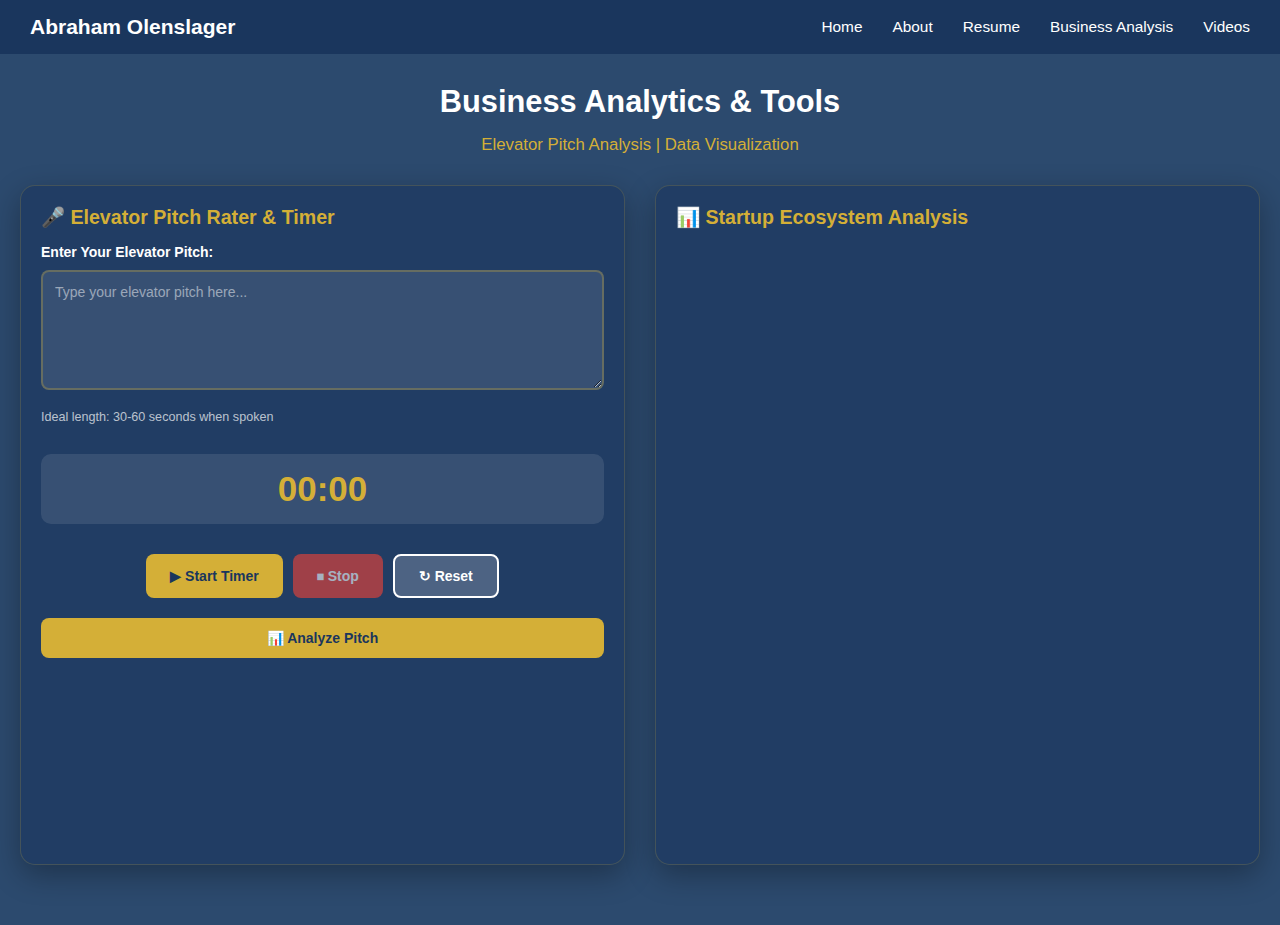
<file: IS 201 WEBSITE FINAL/business.html>
<!DOCTYPE html>
<html lang="en">
<head>
    <meta charset="UTF-8">
    <meta name="viewport" content="width=device-width, initial-scale=1.0">
    <title>Business - Abraham Olenslager</title>
    <style>
        * {
            margin: 0;
            padding: 0;
            box-sizing: border-box;
        }

        body {
            font-family: 'Segoe UI', Tahoma, Geneva, Verdana, sans-serif;
            background-color: #2c4a6e;
            color: white;
            min-height: 100vh;
            font-size: 14px;
        }

        .header {
            background-color: #1a365d;
            padding: 15px 30px;
            display: flex;
            justify-content: space-between;
            align-items: center;
        }

        .header h1 {
            font-size: 1.5em;
            color: white;
            text-decoration: none;
        }

        .header a {
            text-decoration: none;
            color: white;
        }

        .nav {
            display: flex;
            gap: 30px;
        }

        .nav a {
            color: white;
            text-decoration: none;
            font-size: 1.1em;
            transition: color 0.3s;
        }

        .nav a:hover {
            color: #d4af37;
        }

        .container {
            max-width: 1400px;
            margin: 0 auto;
            padding: 30px 20px;
        }

        .page-title {
            text-align: center;
            font-size: 2.2em;
            margin-bottom: 15px;
            color: white;
        }

        .page-subtitle {
            text-align: center;
            font-size: 1.2em;
            color: #d4af37;
            margin-bottom: 30px;
        }

        .content-grid {
            display: grid;
            grid-template-columns: 1fr 1fr;
            gap: 30px;
            margin-bottom: 30px;
        }

        @media (max-width: 1024px) {
            .content-grid {
                grid-template-columns: 1fr;
            }
        }

        .card {
            background: rgba(26, 54, 93, 0.6);
            border-radius: 15px;
            padding: 20px;
            box-shadow: 0 10px 30px rgba(0,0,0,0.3);
            border: 1px solid rgba(212, 175, 55, 0.2);
        }

        .card h2 {
            color: #d4af37;
            margin-bottom: 15px;
            font-size: 1.4em;
        }

        .app-container {
            display: flex;
            flex-direction: column;
            gap: 20px;
        }

        .input-group {
            display: flex;
            flex-direction: column;
            gap: 10px;
        }

        label {
            font-weight: 600;
            color: white;
        }

        textarea {
            padding: 12px;
            border: 2px solid rgba(212, 175, 55, 0.3);
            border-radius: 8px;
            font-size: 1em;
            font-family: inherit;
            resize: vertical;
            min-height: 120px;
            transition: border-color 0.3s;
            background: rgba(255, 255, 255, 0.1);
            color: white;
        }

        textarea:focus {
            outline: none;
            border-color: #d4af37;
        }

        textarea::placeholder {
            color: rgba(255, 255, 255, 0.5);
        }

        .timer-display {
            text-align: center;
            font-size: 2.5em;
            font-weight: bold;
            color: #d4af37;
            padding: 15px;
            background: rgba(255, 255, 255, 0.1);
            border-radius: 10px;
            margin: 10px 0;
        }

        .timer-display.warning {
            color: #ff9800;
        }

        .timer-display.danger {
            color: #f44336;
            animation: pulse 1s infinite;
        }

        @keyframes pulse {
            0%, 100% { transform: scale(1); }
            50% { transform: scale(1.05); }
        }

        .button-group {
            display: flex;
            gap: 10px;
            justify-content: center;
        }

        button {
            background-color: #d4af37;
            color: #1a365d;
            border: none;
            padding: 12px 24px;
            border-radius: 8px;
            font-size: 1em;
            font-weight: 600;
            cursor: pointer;
            transition: transform 0.2s, box-shadow 0.2s, background-color 0.3s;
        }

        button:hover {
            transform: translateY(-2px);
            box-shadow: 0 5px 15px rgba(212, 175, 55, 0.4);
            background-color: #c19b2e;
        }

        button:active {
            transform: translateY(0);
        }

        button:disabled {
            opacity: 0.6;
            cursor: not-allowed;
            transform: none;
        }

        button.secondary {
            background: rgba(255, 255, 255, 0.2);
            color: white;
            border: 2px solid white;
        }

        button.secondary:hover {
            background: rgba(255, 255, 255, 0.3);
        }

        button.stop {
            background: #f44336;
            color: white;
        }

        button.stop:hover {
            background: #d32f2f;
        }

        .result-box {
            background: rgba(255, 255, 255, 0.1);
            border-left: 4px solid #d4af37;
            padding: 20px;
            border-radius: 8px;
            display: none;
        }

        .result-box.show {
            display: block;
            animation: fadeIn 0.5s;
        }

        @keyframes fadeIn {
            from { opacity: 0; transform: translateY(-10px); }
            to { opacity: 1; transform: translateY(0); }
        }

        .result-box h3 {
            color: #d4af37;
            margin-bottom: 15px;
        }

        .criteria {
            margin: 15px 0;
        }

        .criteria-item {
            display: flex;
            justify-content: space-between;
            padding: 10px;
            margin: 5px 0;
            background: rgba(255, 255, 255, 0.05);
            border-radius: 5px;
        }

        .score {
            font-weight: bold;
            color: #d4af37;
        }

        .overall-score {
            font-size: 1.5em;
            text-align: center;
            padding: 15px;
            background: rgba(212, 175, 55, 0.2);
            border-radius: 8px;
            margin-top: 15px;
            color: #d4af37;
        }

        .loading {
            text-align: center;
            padding: 20px;
            color: #d4af37;
        }

        .spinner {
            border: 3px solid rgba(255, 255, 255, 0.3);
            border-top: 3px solid #d4af37;
            border-radius: 50%;
            width: 40px;
            height: 40px;
            animation: spin 1s linear infinite;
            margin: 20px auto;
        }

        @keyframes spin {
            0% { transform: rotate(0deg); }
            100% { transform: rotate(360deg); }
        }

        .tableau-container {
            width: 100%;
            height: 600px;
            overflow: hidden;
        }

        .tableau-container .tableauPlaceholder {
            width: 100% !important;
            height: 100% !important;
        }

        .tableau-container object {
            width: 100% !important;
            height: 100% !important;
        }

        .info-text {
            color: rgba(255, 255, 255, 0.7);
            font-size: 0.9em;
            margin-top: 10px;
        }
    </style>
</head>
<body>
    <div class="header">
        <a href="html/index.html"><h1>Abraham Olenslager</h1></a>
        <nav class="nav">
            <a href="html/index.html">Home</a>
            <a href="html/about.html">About</a>
            <a href="html/resume.html">Resume</a>
            <a href="business.html">Business Analysis</a>
            <a href="html/videolib.html">Videos</a>
        </nav>
    </div>

    <div class="container">
        <h1 class="page-title">Business Analytics & Tools</h1>
        <p class="page-subtitle">Elevator Pitch Analysis | Data Visualization</p>
        
        <div class="content-grid">
            <!-- Elevator Pitch Rater & Timer -->
            <div class="card">
                <h2>🎤 Elevator Pitch Rater & Timer</h2>
                <div class="app-container">
                    <div class="input-group">
                        <label for="pitch">Enter Your Elevator Pitch:</label>
                        <textarea id="pitch" placeholder="Type your elevator pitch here..."></textarea>
                        <p class="info-text">Ideal length: 30-60 seconds when spoken</p>
                    </div>

                    <div class="timer-display" id="timer">00:00</div>

                    <div class="button-group">
                        <button id="startBtn" onclick="startTimer()">▶ Start Timer</button>
                        <button id="stopBtn" class="stop" onclick="stopTimer()" disabled>⏹ Stop</button>
                        <button class="secondary" onclick="resetTimer()">↻ Reset</button>
                    </div>

                    <button id="analyzeBtn" onclick="analyzePitch()">📊 Analyze Pitch</button>

                    <div id="result" class="result-box"></div>
                </div>
            </div>

            <!-- Tableau Visualization -->
            <div class="card">
                <h2>📊 Startup Ecosystem Analysis</h2>
                <div class="tableau-container">
                    <div class='tableauPlaceholder' id='viz1764885634947' style='position: relative; width: 100%; height: 100%;'>
                        <noscript>
                            <a href='#'>
                                <img alt='Startups ' src='https:&#47;&#47;public.tableau.com&#47;static&#47;images&#47;GC&#47;GCBP9BBXT&#47;1_rss.png' style='border: none' />
                            </a>
                        </noscript>
                        <object class='tableauViz' style='display:none;'>
                            <param name='host_url' value='https%3A%2F%2Fpublic.tableau.com%2F' />
                            <param name='embed_code_version' value='3' />
                            <param name='path' value='shared&#47;GCBP9BBXT' />
                            <param name='toolbar' value='yes' />
                            <param name='static_image' value='https:&#47;&#47;public.tableau.com&#47;static&#47;images&#47;GC&#47;GCBP9BBXT&#47;1.png' />
                            <param name='animate_transition' value='yes' />
                            <param name='display_static_image' value='yes' />
                            <param name='display_spinner' value='yes' />
                            <param name='display_overlay' value='yes' />
                            <param name='display_count' value='yes' />
                            <param name='language' value='en-US' />
                        </object>
                    </div>
                </div>
            </div>
        </div>
    </div>

    <script type='text/javascript'>
        // Tableau embed script
        var divElement = document.getElementById('viz1764885634947');
        var vizElement = divElement.getElementsByTagName('object')[0];
        
        // Make it responsive and fit the container
        vizElement.style.width = '100%';
        vizElement.style.height = '600px';
        
        var scriptElement = document.createElement('script');
        scriptElement.src = 'https://public.tableau.com/javascripts/api/viz_v1.js';
        vizElement.parentNode.insertBefore(scriptElement, vizElement);

        // Timer functionality
        let seconds = 0;
        let timerInterval = null;
        let isRunning = false;

        function formatTime(secs) {
            const mins = Math.floor(secs / 60);
            const remainingSecs = secs % 60;
            return `${String(mins).padStart(2, '0')}:${String(remainingSecs).padStart(2, '0')}`;
        }

        function updateTimerDisplay() {
            const display = document.getElementById('timer');
            display.textContent = formatTime(seconds);
            
            display.classList.remove('warning', 'danger');
            if (seconds > 60) {
                display.classList.add('danger');
            } else if (seconds > 45) {
                display.classList.add('warning');
            }
        }

        function startTimer() {
            if (!isRunning) {
                isRunning = true;
                document.getElementById('startBtn').disabled = true;
                document.getElementById('stopBtn').disabled = false;
                
                timerInterval = setInterval(() => {
                    seconds++;
                    updateTimerDisplay();
                }, 1000);
            }
        }

        function stopTimer() {
            if (isRunning) {
                isRunning = false;
                clearInterval(timerInterval);
                document.getElementById('startBtn').disabled = false;
                document.getElementById('stopBtn').disabled = true;
            }
        }

        function resetTimer() {
            stopTimer();
            seconds = 0;
            updateTimerDisplay();
            document.getElementById('result').classList.remove('show');
        }

        function analyzePitch() {
            const pitch = document.getElementById('pitch').value.trim();
            const resultDiv = document.getElementById('result');
            
            if (!pitch) {
                resultDiv.innerHTML = '<p style="color: #f44336;">Please enter your elevator pitch first!</p>';
                resultDiv.classList.add('show');
                return;
            }

            // Show loading
            resultDiv.innerHTML = '<div class="loading"><p>Analyzing your pitch...</p></div>';
            resultDiv.classList.add('show');

            // Analyze pitch locally
            setTimeout(() => {
                const words = pitch.split(/\s+/).length;
                const sentences = pitch.split(/[.!?]+/).filter(s => s.trim().length > 0).length;
                const hasQuestion = pitch.includes('?');
                const hasNumbers = /\d/.test(pitch);
                
                // Simple scoring algorithm
                const clarity = Math.min(10, Math.max(5, 10 - Math.abs(words - 75) / 15));
                const value = pitch.toLowerCase().includes('help') || pitch.toLowerCase().includes('solve') || 
                             pitch.toLowerCase().includes('improve') || pitch.toLowerCase().includes('benefit') ? 8 : 6;
                const hook = hasQuestion || words < 100 ? 8 : 6;
                const brevity = words <= 100 ? 9 : Math.max(5, 10 - (words - 100) / 10);
                const cta = pitch.toLowerCase().includes('contact') || pitch.toLowerCase().includes('reach') || 
                           pitch.toLowerCase().includes('call') || pitch.toLowerCase().includes('email') ||
                           pitch.toLowerCase().includes('visit') || pitch.toLowerCase().includes('learn more') ? 9 : 6;
                
                const overall = ((clarity + value + hook + brevity + cta) / 5).toFixed(1);
                
                let feedback = '';
                if (words < 50) {
                    feedback = 'Your pitch is quite brief. Consider adding more details about your value proposition and what makes your solution unique.';
                } else if (words > 120) {
                    feedback = 'Your pitch is quite long. Try to be more concise and focus on the most important points that will grab attention quickly.';
                } else {
                    feedback = 'Good length! Make sure you clearly articulate the problem you solve, your unique solution, and include a clear call to action.';
                }
                
                const result = {
                    clarity: Math.round(clarity),
                    value: Math.round(value),
                    hook: Math.round(hook),
                    brevity: Math.round(brevity),
                    cta: Math.round(cta),
                    overall: parseFloat(overall),
                    feedback: feedback
                };

                displayResults(result);
            }, 500);
        }

        function displayResults(result) {
            const resultDiv = document.getElementById('result');
            const timeUsed = seconds;
            const timingFeedback = timeUsed < 30 ? "Too short - consider adding more detail" :
                                   timeUsed <= 60 ? "Perfect timing!" :
                                   "Too long - try to be more concise";
            
            resultDiv.innerHTML = `
                <h3>Pitch Analysis Results</h3>
                
                <div class="criteria">
                    <div class="criteria-item">
                        <span>⏱️ Time Used:</span>
                        <span class="score">${formatTime(timeUsed)} - ${timingFeedback}</span>
                    </div>
                    <div class="criteria-item">
                        <span>✨ Clarity:</span>
                        <span class="score">${result.clarity}/10</span>
                    </div>
                    <div class="criteria-item">
                        <span>💎 Value Proposition:</span>
                        <span class="score">${result.value}/10</span>
                    </div>
                    <div class="criteria-item">
                        <span>🎣 Hook:</span>
                        <span class="score">${result.hook}/10</span>
                    </div>
                    <div class="criteria-item">
                        <span>⚡ Brevity:</span>
                        <span class="score">${result.brevity}/10</span>
                    </div>
                    <div class="criteria-item">
                        <span>📞 Call to Action:</span>
                        <span class="score">${result.cta}/10</span>
                    </div>
                </div>

                <div class="overall-score">
                    Overall Score: ${result.overall}/10
                </div>

                <div style="margin-top: 15px; padding: 15px; background: rgba(255, 255, 255, 0.05); border-radius: 5px;">
                    <strong>💡 Feedback:</strong>
                    <p style="margin-top: 10px;">${result.feedback}</p>
                </div>
            `;
        }
    </script>
</body>
</html>
</file>
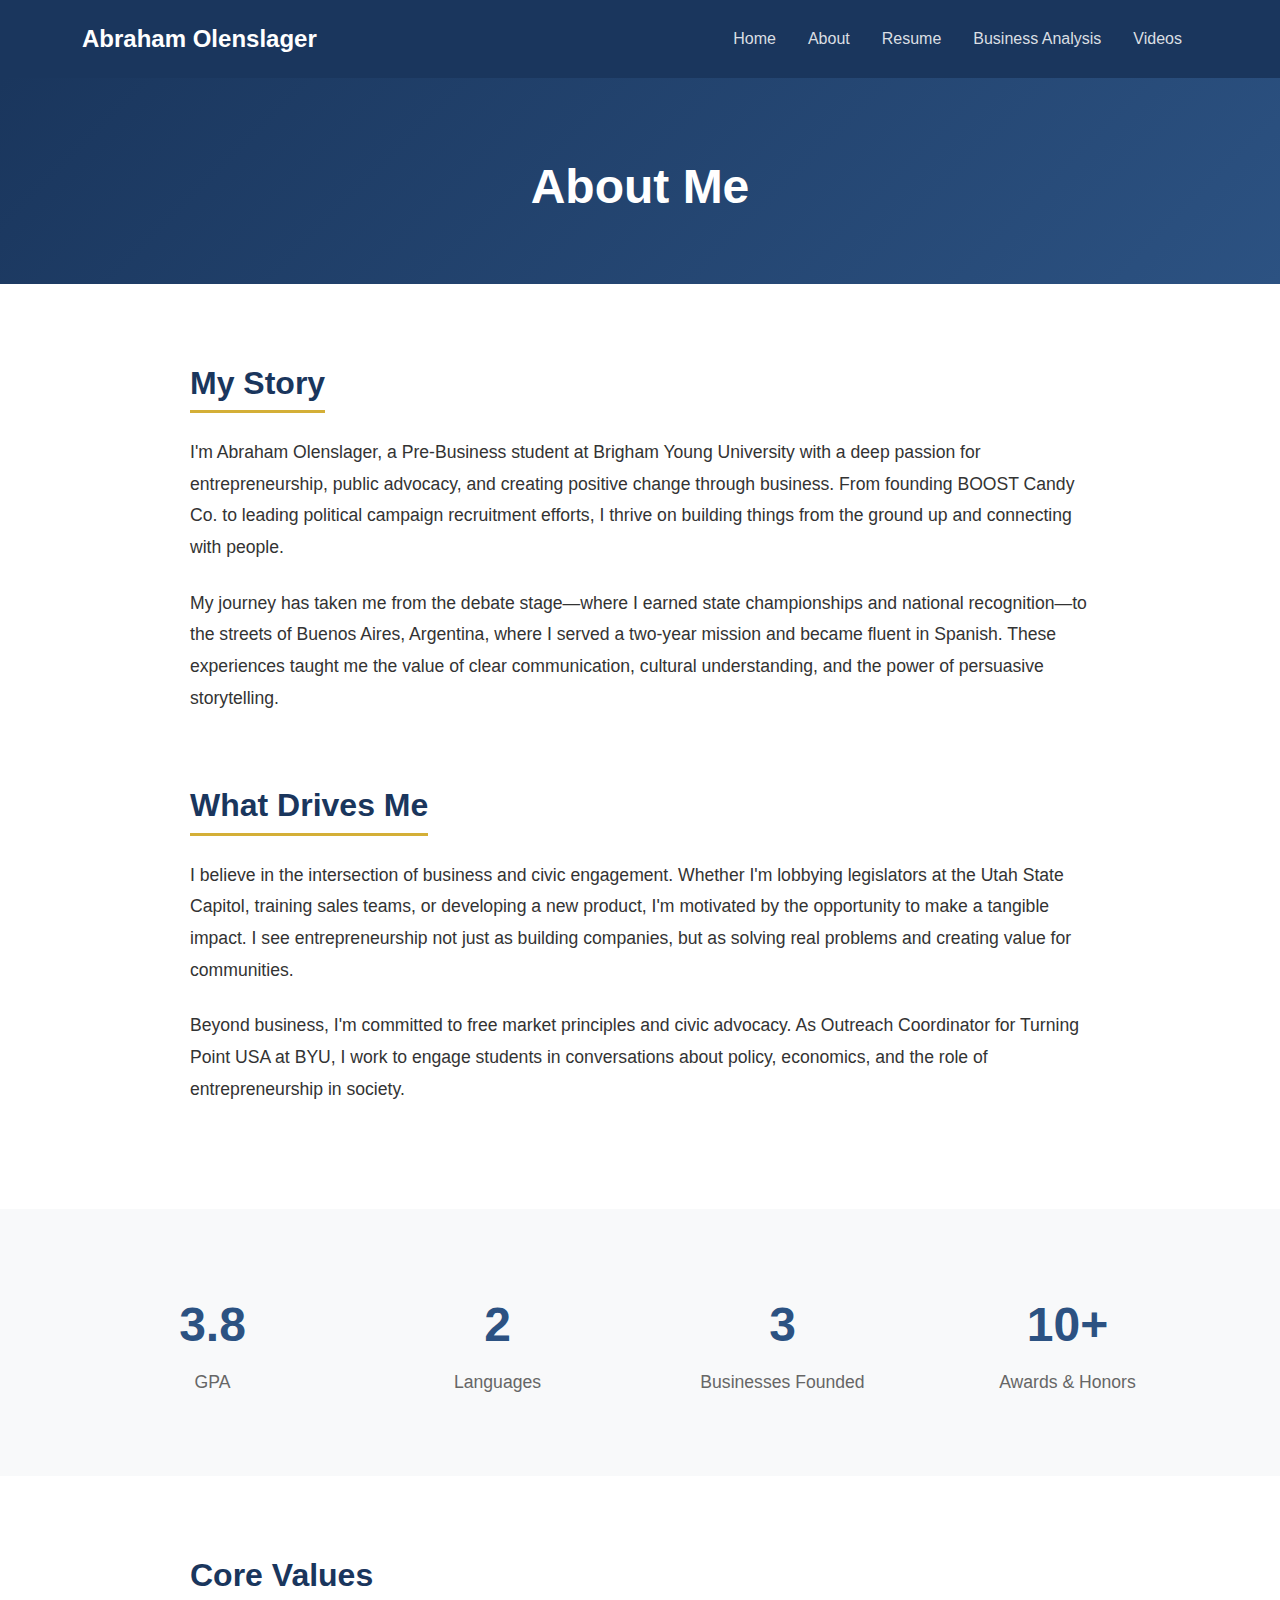
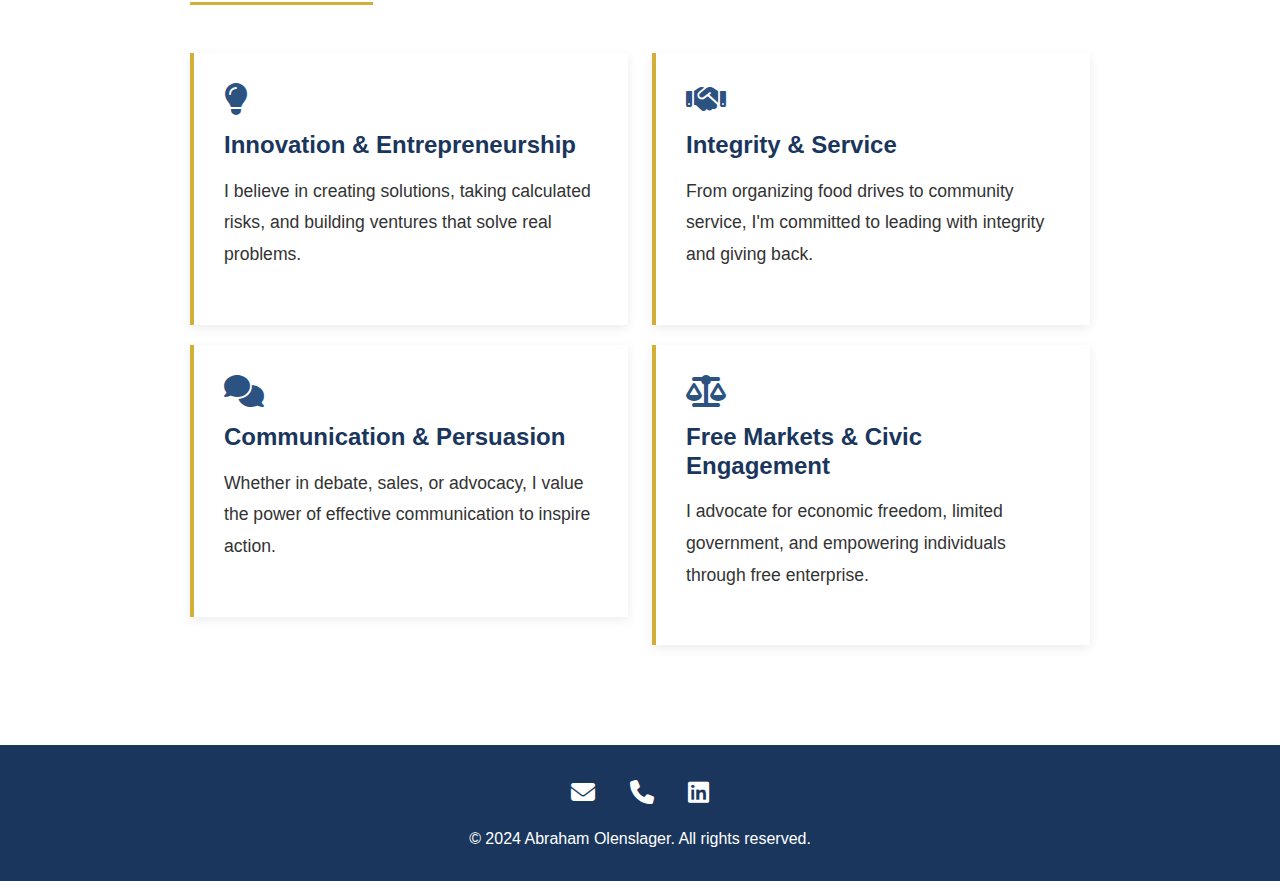
<file: IS 201 WEBSITE FINAL/html/about.html>
<!DOCTYPE html>
<html lang="en">
<head>
    <meta charset="UTF-8">
    <meta name="viewport" content="width=device-width, initial-scale=1.0">
    <title>About | Abraham Olenslager</title>
    <link href="https://cdn.jsdelivr.net/npm/bootstrap@5.3.0/dist/css/bootstrap.min.css" rel="stylesheet">
    <link rel="stylesheet" href="https://cdnjs.cloudflare.com/ajax/libs/font-awesome/6.4.0/css/all.min.css">
    <style>
        :root {
            --primary-navy: #1a365d;
            --secondary-blue: #2c5282;
            --light-blue: #4299e1;
            --accent-gold: #d4af37;
        }
        
        body {
            font-family: 'Segoe UI', Tahoma, Geneva, Verdana, sans-serif;
        }
        
        .navbar {
            background-color: var(--primary-navy) !important;
            padding: 1rem 0;
        }
        
        .navbar-brand {
            font-weight: 700;
            font-size: 1.5rem;
            color: white !important;
        }
        
        .nav-link {
            color: rgba(255, 255, 255, 0.85) !important;
            font-weight: 500;
            margin: 0 0.5rem;
            transition: color 0.3s;
        }
        
        .nav-link:hover {
            color: var(--accent-gold) !important;
        }
        
        .page-header {
            background: linear-gradient(135deg, var(--primary-navy) 0%, var(--secondary-blue) 100%);
            color: white;
            padding: 80px 0 60px;
            text-align: center;
        }
        
        .page-header h1 {
            font-size: 3rem;
            font-weight: 700;
        }
        
        .about-section {
            padding: 80px 0;
        }
        
        .about-content {
            max-width: 900px;
            margin: 0 auto;
        }
        
        .about-content h2 {
            color: var(--primary-navy);
            font-weight: 700;
            margin-bottom: 1.5rem;
            border-bottom: 3px solid var(--accent-gold);
            padding-bottom: 0.5rem;
            display: inline-block;
        }
        
        .about-content p {
            font-size: 1.1rem;
            line-height: 1.8;
            color: #333;
            margin-bottom: 1.5rem;
        }
        
        .stats-section {
            background-color: #f8f9fa;
            padding: 60px 0;
        }
        
        .stat-box {
            text-align: center;
            padding: 20px;
        }
        
        .stat-box .number {
            font-size: 3rem;
            font-weight: 700;
            color: var(--secondary-blue);
            margin-bottom: 0.5rem;
        }
        
        .stat-box .label {
            font-size: 1.1rem;
            color: #666;
            font-weight: 500;
        }
        
        .values-section {
            padding: 80px 0;
        }
        
        .value-card {
            padding: 30px;
            border-left: 4px solid var(--accent-gold);
            background-color: white;
            box-shadow: 0 3px 10px rgba(0,0,0,0.08);
            margin-bottom: 20px;
            transition: transform 0.3s;
        }
        
        .value-card:hover {
            transform: translateX(10px);
        }
        
        .value-card h4 {
            color: var(--primary-navy);
            font-weight: 600;
            margin-bottom: 1rem;
        }
        
        .value-card i {
            font-size: 2rem;
            color: var(--secondary-blue);
            margin-bottom: 1rem;
        }
        
        footer {
            background-color: var(--primary-navy);
            color: white;
            padding: 30px 0;
            text-align: center;
        }
        
        .social-links a {
            color: white;
            font-size: 1.5rem;
            margin: 0 15px;
            transition: color 0.3s;
        }
        
        .social-links a:hover {
            color: var(--accent-gold);
        }
    </style>
</head>
<body>
    <!-- Navigation -->
    <nav class="navbar navbar-expand-lg navbar-dark">
        <div class="container">
            <a class="navbar-brand" href="index.html">Abraham Olenslager</a>
            <button class="navbar-toggler" type="button" data-bs-toggle="collapse" data-bs-target="#navbarNav">
                <span class="navbar-toggler-icon"></span>
            </button>
            <div class="collapse navbar-collapse justify-content-end" id="navbarNav">
                <ul class="navbar-nav">
                    <li class="nav-item">
                        <a class="nav-link" href="index.html">Home</a>
                    </li>
                    <li class="nav-item">
                        <a class="nav-link active" href="about.html">About</a>
                    </li>
                    <li class="nav-item">
                        <a class="nav-link" href="resume.html">Resume</a>
                    <li class="nav-item">
                        <a class="nav-link" href="../business.html">Business Analysis</a>
                    <li class="nav-item">
                        <a class="nav-link" href="videolib.html">Videos</a>
                    </li>
                </ul>
            </div>
        </div>
    </nav>

    <!-- Page Header -->
    <div class="page-header">
        <div class="container">
            <h1>About Me</h1>
        </div>
    </div>

    <!-- About Section -->
    <section class="about-section">
        <div class="container">
            <div class="about-content">
                <h2>My Story</h2>
                <p>
                    I'm Abraham Olenslager, a Pre-Business student at Brigham Young University with a deep passion for entrepreneurship, public advocacy, and creating positive change through business. From founding BOOST Candy Co. to leading political campaign recruitment efforts, I thrive on building things from the ground up and connecting with people.
                </p>
                <p>
                    My journey has taken me from the debate stage—where I earned state championships and national recognition—to the streets of Buenos Aires, Argentina, where I served a two-year mission and became fluent in Spanish. These experiences taught me the value of clear communication, cultural understanding, and the power of persuasive storytelling.
                </p>
                
                <h2 class="mt-5">What Drives Me</h2>
                <p>
                    I believe in the intersection of business and civic engagement. Whether I'm lobbying legislators at the Utah State Capitol, training sales teams, or developing a new product, I'm motivated by the opportunity to make a tangible impact. I see entrepreneurship not just as building companies, but as solving real problems and creating value for communities.
                </p>
                <p>
                    Beyond business, I'm committed to free market principles and civic advocacy. As Outreach Coordinator for Turning Point USA at BYU, I work to engage students in conversations about policy, economics, and the role of entrepreneurship in society.
                </p>
            </div>
        </div>
    </section>

    <!-- Stats Section -->
    <section class="stats-section">
        <div class="container">
            <div class="row">
                <div class="col-md-3">
                    <div class="stat-box">
                        <div class="number">3.8</div>
                        <div class="label">GPA</div>
                    </div>
                </div>
                <div class="col-md-3">
                    <div class="stat-box">
                        <div class="number">2</div>
                        <div class="label">Languages</div>
                    </div>
                </div>
                <div class="col-md-3">
                    <div class="stat-box">
                        <div class="number">3</div>
                        <div class="label">Businesses Founded</div>
                    </div>
                </div>
                <div class="col-md-3">
                    <div class="stat-box">
                        <div class="number">10+</div>
                        <div class="label">Awards & Honors</div>
                    </div>
                </div>
            </div>
        </div>
    </section>

    <!-- Values Section -->
    <section class="values-section">
        <div class="container">
            <div class="about-content">
                <h2 class="text-center mb-5">Core Values</h2>
                <div class="row">
                    <div class="col-md-6">
                        <div class="value-card">
                            <i class="fas fa-lightbulb"></i>
                            <h4>Innovation & Entrepreneurship</h4>
                            <p>I believe in creating solutions, taking calculated risks, and building ventures that solve real problems.</p>
                        </div>
                    </div>
                    <div class="col-md-6">
                        <div class="value-card">
                            <i class="fas fa-handshake"></i>
                            <h4>Integrity & Service</h4>
                            <p>From organizing food drives to community service, I'm committed to leading with integrity and giving back.</p>
                        </div>
                    </div>
                    <div class="col-md-6">
                        <div class="value-card">
                            <i class="fas fa-comments"></i>
                            <h4>Communication & Persuasion</h4>
                            <p>Whether in debate, sales, or advocacy, I value the power of effective communication to inspire action.</p>
                        </div>
                    </div>
                    <div class="col-md-6">
                        <div class="value-card">
                            <i class="fas fa-balance-scale"></i>
                            <h4>Free Markets & Civic Engagement</h4>
                            <p>I advocate for economic freedom, limited government, and empowering individuals through free enterprise.</p>
                        </div>
                    </div>
                </div>
            </div>
        </div>
    </section>

    <!-- Footer -->
    <footer>
        <div class="container">
            <div class="social-links mb-3">
                <a href="mailto:abeole21@gmail.com"><i class="fas fa-envelope"></i></a>
                <a href="tel:801-427-9712"><i class="fas fa-phone"></i></a>
                <a href="#"><i class="fab fa-linkedin"></i></a>
            </div>
            <p class="mb-0">&copy; 2024 Abraham Olenslager. All rights reserved.</p>
        </div>
    </footer>

    <script src="https://cdn.jsdelivr.net/npm/bootstrap@5.3.0/dist/js/bootstrap.bundle.min.js"></script>
</body>
</html>
</file>
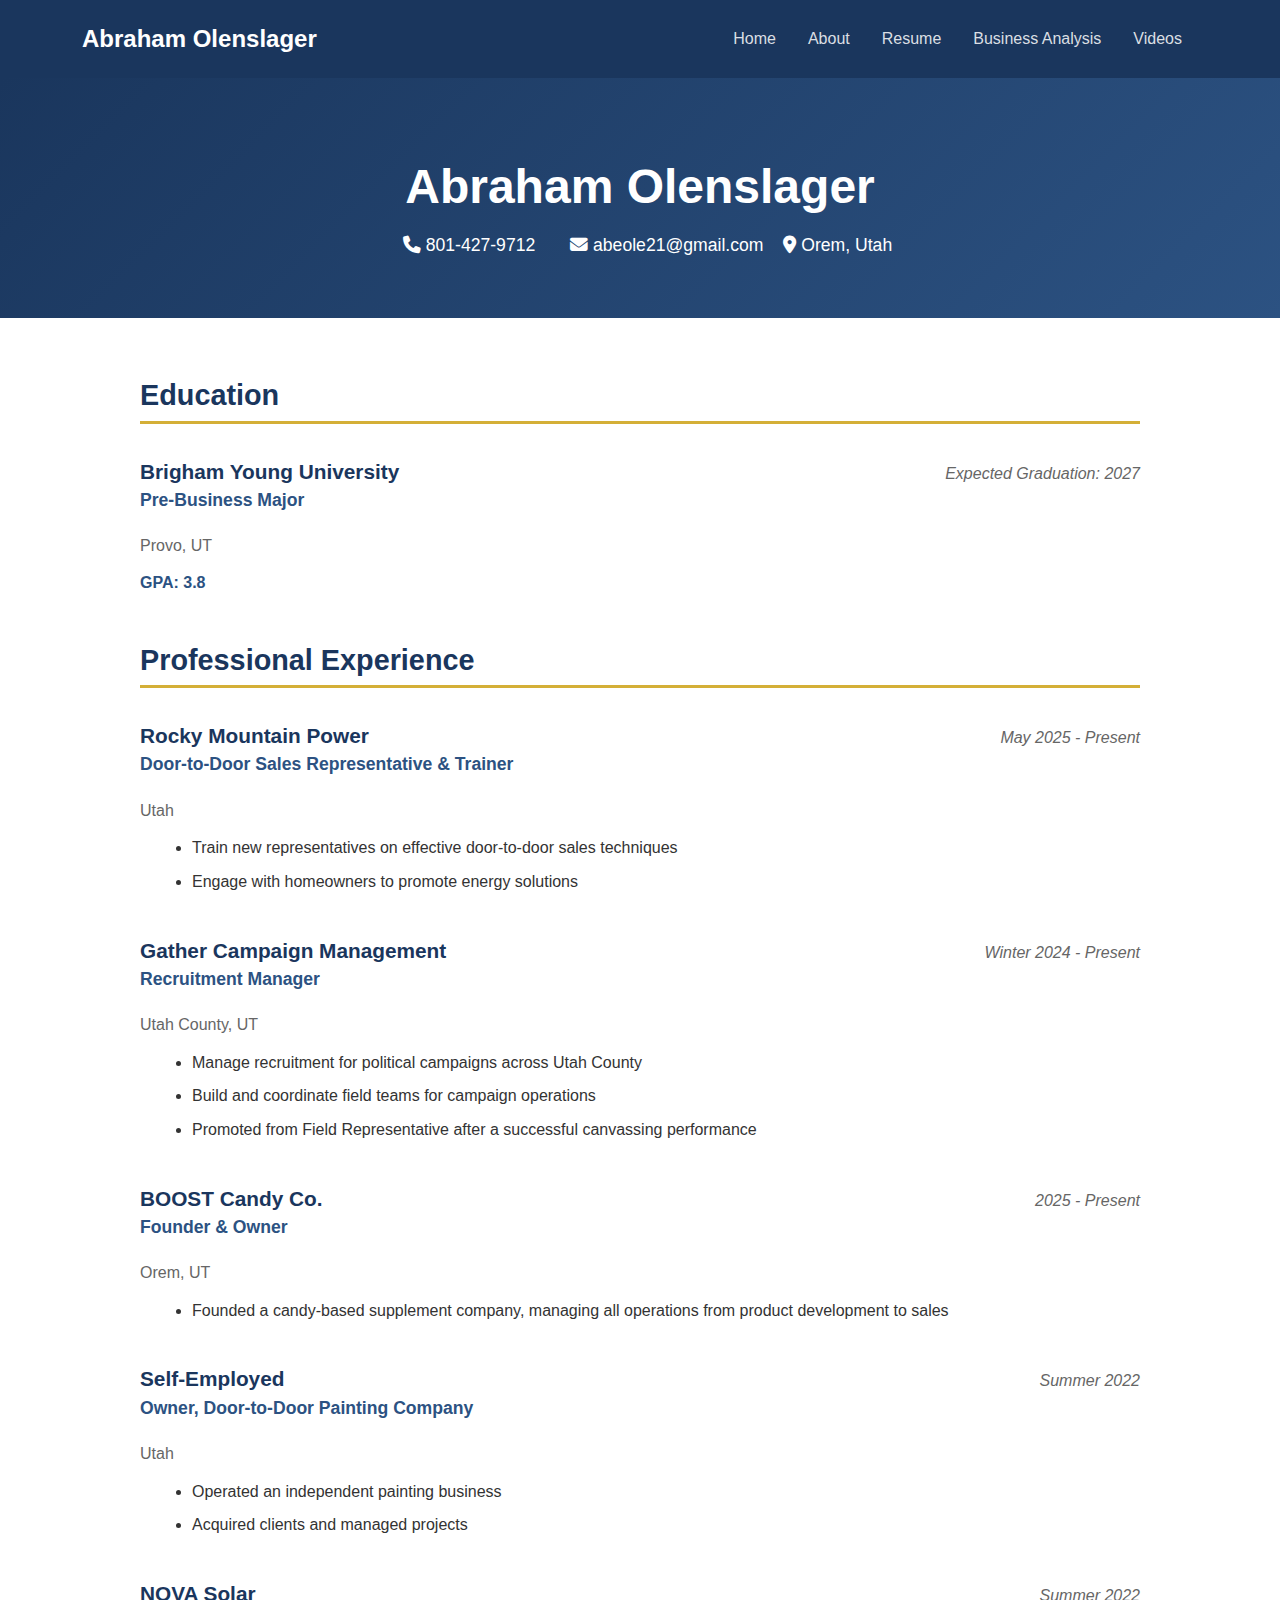
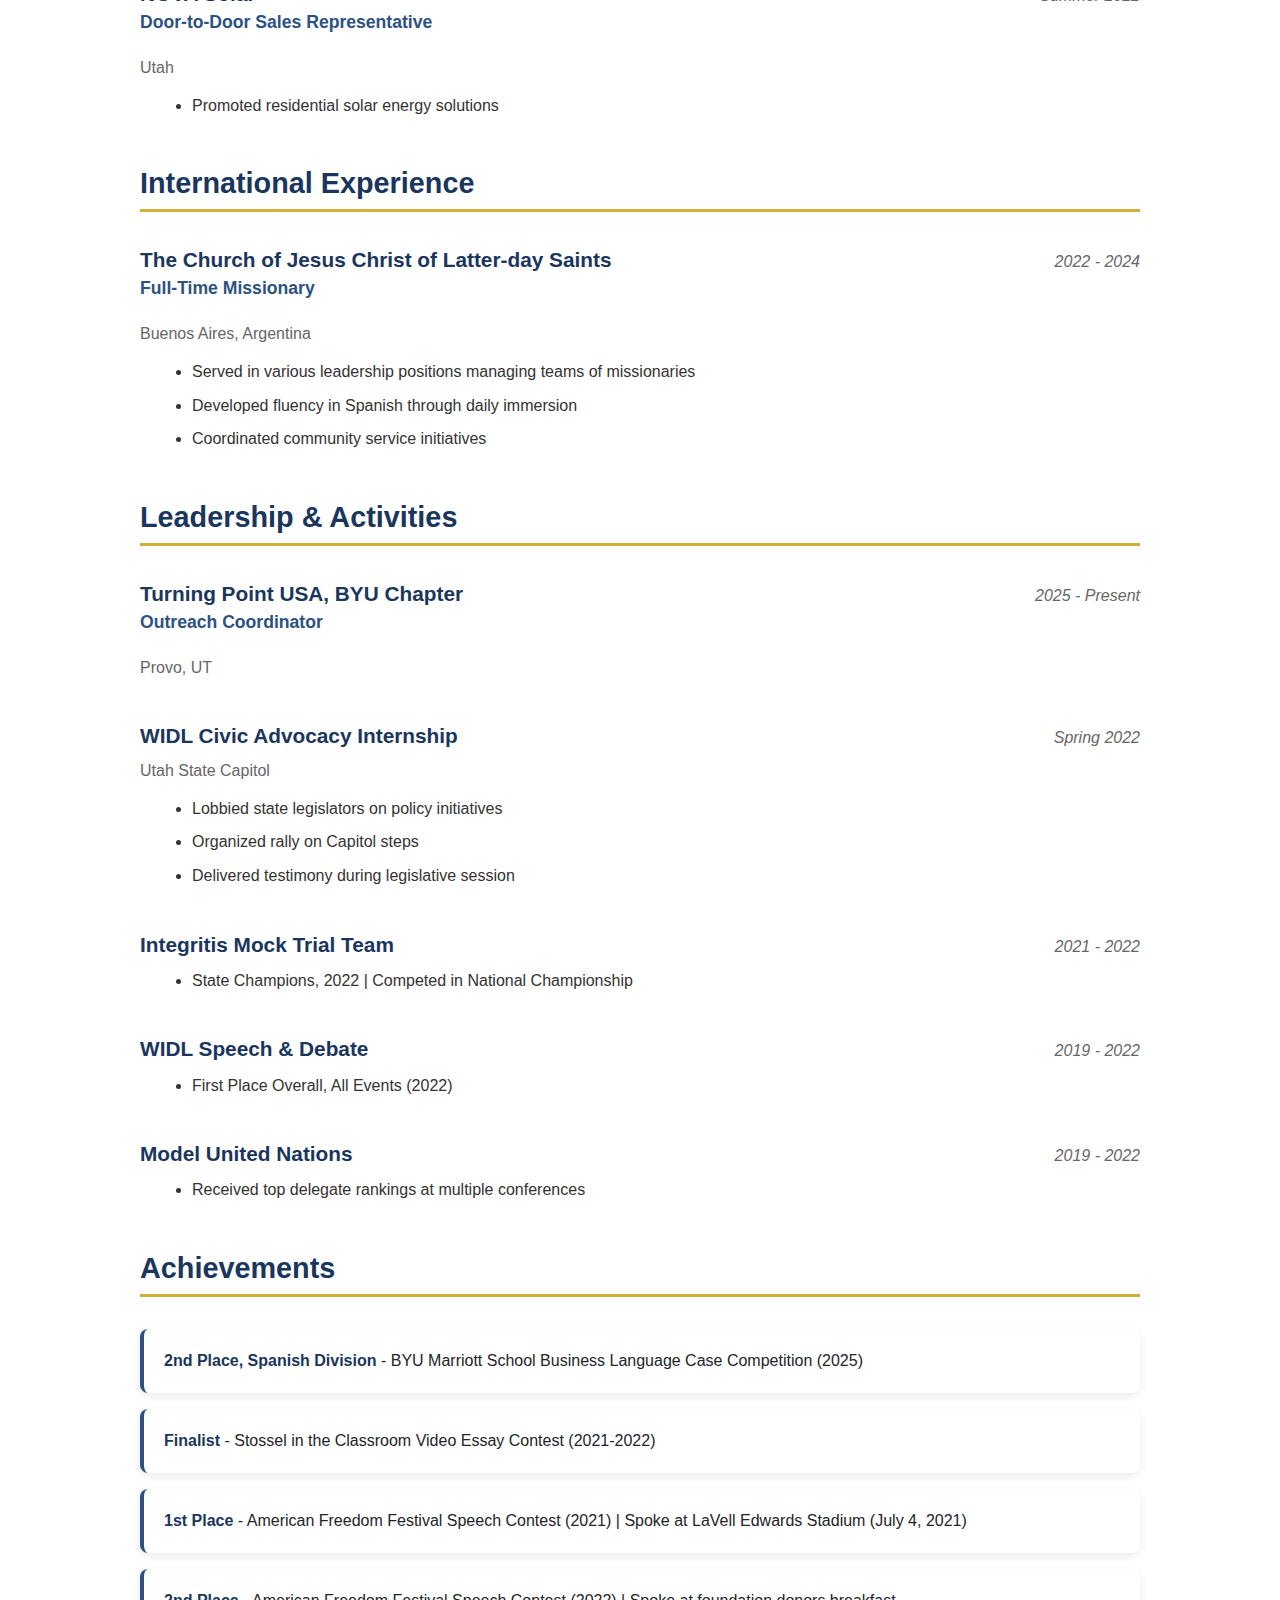
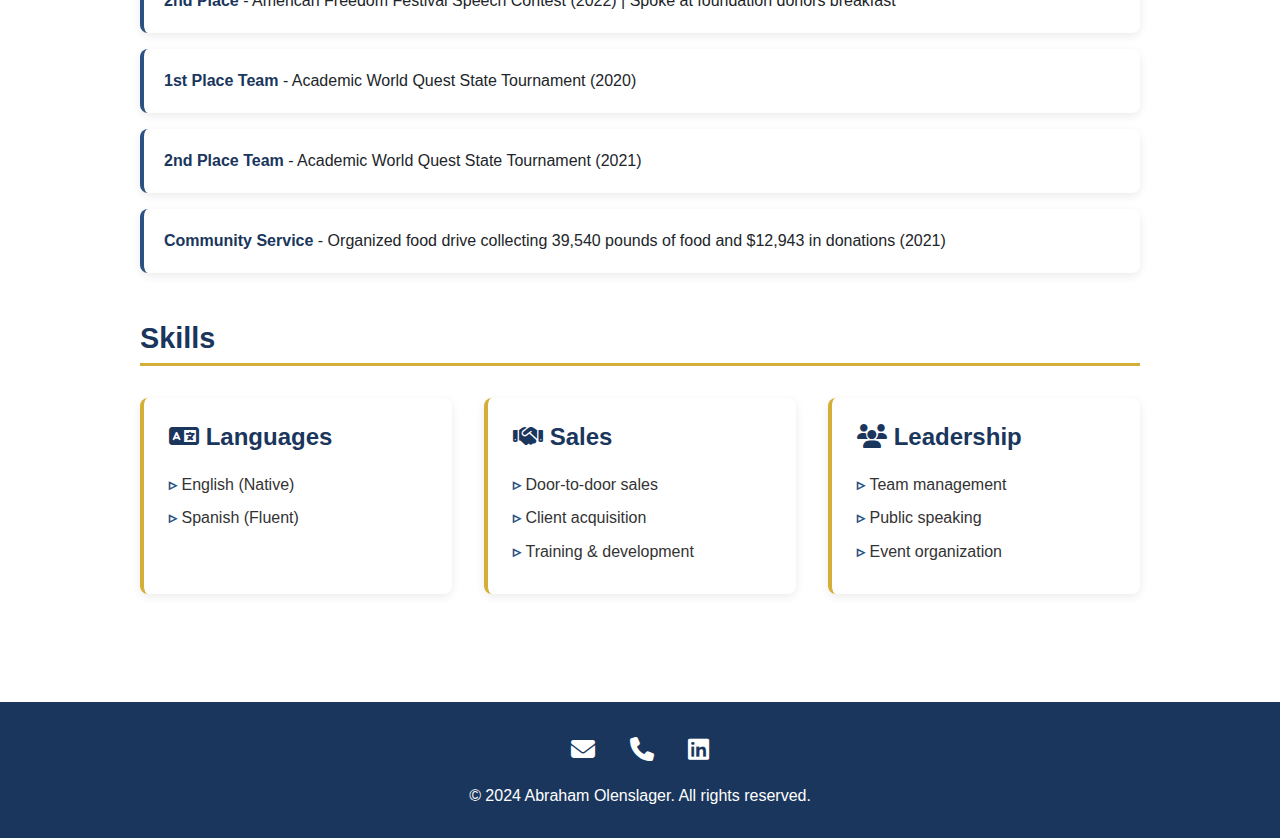
<file: IS 201 WEBSITE FINAL/html/resume.html>
<!DOCTYPE html>
<html lang="en">
<head>
    <meta charset="UTF-8">
    <meta name="viewport" content="width=device-width, initial-scale=1.0">
    <title>Resume | Abraham Olenslager</title>
    <link href="https://cdn.jsdelivr.net/npm/bootstrap@5.3.0/dist/css/bootstrap.min.css" rel="stylesheet">
    <link rel="stylesheet" href="https://cdnjs.cloudflare.com/ajax/libs/font-awesome/6.4.0/css/all.min.css">
    <style>
        :root {
            --primary-navy: #1a365d;
            --secondary-blue: #2c5282;
            --light-blue: #4299e1;
            --accent-gold: #d4af37;
        }
        
        body {
            font-family: 'Segoe UI', Tahoma, Geneva, Verdana, sans-serif;
        }
        
        .navbar {
            background-color: var(--primary-navy) !important;
            padding: 1rem 0;
        }
        
        .navbar-brand {
            font-weight: 700;
            font-size: 1.5rem;
            color: white !important;
        }
        
        .nav-link {
            color: rgba(255, 255, 255, 0.85) !important;
            font-weight: 500;
            margin: 0 0.5rem;
            transition: color 0.3s;
        }
        
        .nav-link:hover {
            color: var(--accent-gold) !important;
        }
        
        .page-header {
            background: linear-gradient(135deg, var(--primary-navy) 0%, var(--secondary-blue) 100%);
            color: white;
            padding: 80px 0 60px;
            text-align: center;
        }
        
        .page-header h1 {
            font-size: 3rem;
            font-weight: 700;
            margin-bottom: 1rem;
        }
        
        .page-header .contact-info {
            font-size: 1.1rem;
            margin-top: 1rem;
        }
        
        .page-header .contact-info a {
            color: white;
            text-decoration: none;
            margin: 0 15px;
        }
        
        .page-header .contact-info a:hover {
            color: var(--accent-gold);
        }
        
        .resume-section {
            padding: 60px 0;
        }
        
        .resume-container {
            max-width: 1000px;
            margin: 0 auto;
        }
        
        .section-title {
            color: var(--primary-navy);
            font-weight: 700;
            font-size: 1.8rem;
            margin-bottom: 2rem;
            padding-bottom: 0.5rem;
            border-bottom: 3px solid var(--accent-gold);
        }
        
        .resume-item {
            margin-bottom: 2.5rem;
        }
        
        .resume-item-header {
            display: flex;
            justify-content: space-between;
            align-items: baseline;
            margin-bottom: 0.5rem;
        }
        
        .resume-item-title {
            font-weight: 700;
            font-size: 1.3rem;
            color: var(--primary-navy);
        }
        
        .resume-item-date {
            color: #666;
            font-style: italic;
            white-space: nowrap;
        }
        
        .resume-item-subtitle {
            color: var(--secondary-blue);
            font-weight: 600;
            font-size: 1.1rem;
            margin-bottom: 0.8rem;
        }
        
        .resume-item-location {
            color: #666;
            margin-bottom: 0.8rem;
        }
        
        .resume-item ul {
            margin-left: 20px;
            color: #333;
        }
        
        .resume-item li {
            margin-bottom: 0.5rem;
            line-height: 1.6;
        }
        
        .education-item {
            margin-bottom: 1.5rem;
        }
        
        .gpa {
            color: var(--secondary-blue);
            font-weight: 600;
        }
        
        .skills-grid {
            display: grid;
            grid-template-columns: repeat(auto-fit, minmax(250px, 1fr));
            gap: 2rem;
            margin-top: 2rem;
        }
        
        .skill-category {
            background: white;
            padding: 25px;
            border-radius: 8px;
            box-shadow: 0 3px 10px rgba(0,0,0,0.08);
            border-left: 4px solid var(--accent-gold);
        }
        
        .skill-category h4 {
            color: var(--primary-navy);
            font-weight: 600;
            margin-bottom: 1rem;
        }
        
        .skill-category ul {
            list-style: none;
            padding: 0;
            margin: 0;
        }
        
        .skill-category li {
            padding: 0.3rem 0;
            color: #333;
        }
        
        .skill-category li:before {
            content: "▹ ";
            color: var(--secondary-blue);
            font-weight: bold;
        }
        
        .achievements-grid {
            display: grid;
            grid-template-columns: 1fr;
            gap: 1rem;
            margin-top: 1.5rem;
        }
        
        .achievement-item {
            background: white;
            padding: 20px;
            border-radius: 8px;
            box-shadow: 0 3px 10px rgba(0,0,0,0.08);
            border-left: 4px solid var(--secondary-blue);
        }
        
        .achievement-item strong {
            color: var(--primary-navy);
        }
        
        footer {
            background-color: var(--primary-navy);
            color: white;
            padding: 30px 0;
            text-align: center;
        }
        
        .social-links a {
            color: white;
            font-size: 1.5rem;
            margin: 0 15px;
            transition: color 0.3s;
        }
        
        .social-links a:hover {
            color: var(--accent-gold);
        }
        
        @media (max-width: 768px) {
            .resume-item-header {
                flex-direction: column;
            }
            
            .resume-item-date {
                margin-top: 0.5rem;
            }
        }
    </style>
</head>
<body>
    <!-- Navigation -->
    <nav class="navbar navbar-expand-lg navbar-dark">
        <div class="container">
            <a class="navbar-brand" href="index.html">Abraham Olenslager</a>
            <button class="navbar-toggler" type="button" data-bs-toggle="collapse" data-bs-target="#navbarNav">
                <span class="navbar-toggler-icon"></span>
            </button>
            <div class="collapse navbar-collapse justify-content-end" id="navbarNav">
                <ul class="navbar-nav">
                    <li class="nav-item">
                        <a class="nav-link" href="index.html">Home</a>
                    </li>
                    <li class="nav-item">
                        <a class="nav-link" href="about.html">About</a>
                    </li>
                    <li class="nav-item">
                        <a class="nav-link active" href="resume.html">Resume</a>
                        <li class="nav-item">
                        <a class="nav-link" href="../business.html">Business Analysis</a>
                        <li class="nav-item">
                        <a class="nav-link" href="videolib.html">Videos</a>
                    </li>
                </ul>
            </div>
        </div>
    </nav>

    <!-- Page Header -->
    <div class="page-header">
        <div class="container">
            <h1>Abraham Olenslager</h1>
            <div class="contact-info">
                <a href="tel:801-427-9712"><i class="fas fa-phone"></i> 801-427-9712</a>
                <a href="mailto:abeole21@gmail.com"><i class="fas fa-envelope"></i> abeole21@gmail.com</a>
                <span><i class="fas fa-map-marker-alt"></i> Orem, Utah</span>
            </div>
        </div>
    </div>

    <!-- Resume Content -->
    <section class="resume-section">
        <div class="container">
            <div class="resume-container">
                
                <!-- Education Section -->
                <div class="mb-5">
                    <h2 class="section-title">Education</h2>
                    <div class="education-item">
                        <div class="resume-item-header">
                            <div>
                                <div class="resume-item-title">Brigham Young University</div>
                                <div class="resume-item-subtitle">Pre-Business Major</div>
                            </div>
                            <div class="resume-item-date">Expected Graduation: 2027</div>
                        </div>
                        <div class="resume-item-location">Provo, UT</div>
                        <div class="gpa">GPA: 3.8</div>
                    </div>
                </div>

                <!-- Professional Experience Section -->
                <div class="mb-5">
                    <h2 class="section-title">Professional Experience</h2>
                    
                    <div class="resume-item">
                        <div class="resume-item-header">
                            <div>
                                <div class="resume-item-title">Rocky Mountain Power</div>
                                <div class="resume-item-subtitle">Door-to-Door Sales Representative & Trainer</div>
                            </div>
                            <div class="resume-item-date">May 2025 - Present</div>
                        </div>
                        <div class="resume-item-location">Utah</div>
                        <ul>
                            <li>Train new representatives on effective door-to-door sales techniques</li>
                            <li>Engage with homeowners to promote energy solutions</li>
                        </ul>
                    </div>

                    <div class="resume-item">
                        <div class="resume-item-header">
                            <div>
                                <div class="resume-item-title">Gather Campaign Management</div>
                                <div class="resume-item-subtitle">Recruitment Manager</div>
                            </div>
                            <div class="resume-item-date">Winter 2024 - Present</div>
                        </div>
                        <div class="resume-item-location">Utah County, UT</div>
                        <ul>
                            <li>Manage recruitment for political campaigns across Utah County</li>
                            <li>Build and coordinate field teams for campaign operations</li>
                            <li>Promoted from Field Representative after a successful canvassing performance</li>
                        </ul>
                    </div>

                    <div class="resume-item">
                        <div class="resume-item-header">
                            <div>
                                <div class="resume-item-title">BOOST Candy Co.</div>
                                <div class="resume-item-subtitle">Founder & Owner</div>
                            </div>
                            <div class="resume-item-date">2025 - Present</div>
                        </div>
                        <div class="resume-item-location">Orem, UT</div>
                        <ul>
                            <li>Founded a candy-based supplement company, managing all operations from product development to sales</li>
                        </ul>
                    </div>

                    <div class="resume-item">
                        <div class="resume-item-header">
                            <div>
                                <div class="resume-item-title">Self-Employed</div>
                                <div class="resume-item-subtitle">Owner, Door-to-Door Painting Company</div>
                            </div>
                            <div class="resume-item-date">Summer 2022</div>
                        </div>
                        <div class="resume-item-location">Utah</div>
                        <ul>
                            <li>Operated an independent painting business</li>
                            <li>Acquired clients and managed projects</li>
                        </ul>
                    </div>

                    <div class="resume-item">
                        <div class="resume-item-header">
                            <div>
                                <div class="resume-item-title">NOVA Solar</div>
                                <div class="resume-item-subtitle">Door-to-Door Sales Representative</div>
                            </div>
                            <div class="resume-item-date">Summer 2022</div>
                        </div>
                        <div class="resume-item-location">Utah</div>
                        <ul>
                            <li>Promoted residential solar energy solutions</li>
                        </ul>
                    </div>
                </div>

                <!-- International Experience Section -->
                <div class="mb-5">
                    <h2 class="section-title">International Experience</h2>
                    
                    <div class="resume-item">
                        <div class="resume-item-header">
                            <div>
                                <div class="resume-item-title">The Church of Jesus Christ of Latter-day Saints</div>
                                <div class="resume-item-subtitle">Full-Time Missionary</div>
                            </div>
                            <div class="resume-item-date">2022 - 2024</div>
                        </div>
                        <div class="resume-item-location">Buenos Aires, Argentina</div>
                        <ul>
                            <li>Served in various leadership positions managing teams of missionaries</li>
                            <li>Developed fluency in Spanish through daily immersion</li>
                            <li>Coordinated community service initiatives</li>
                        </ul>
                    </div>
                </div>

                <!-- Leadership & Activities Section -->
                <div class="mb-5">
                    <h2 class="section-title">Leadership & Activities</h2>
                    
                    <div class="resume-item">
                        <div class="resume-item-header">
                            <div>
                                <div class="resume-item-title">Turning Point USA, BYU Chapter</div>
                                <div class="resume-item-subtitle">Outreach Coordinator</div>
                            </div>
                            <div class="resume-item-date">2025 - Present</div>
                        </div>
                        <div class="resume-item-location">Provo, UT</div>
                    </div>

                    <div class="resume-item">
                        <div class="resume-item-header">
                            <div>
                                <div class="resume-item-title">WIDL Civic Advocacy Internship</div>
                            </div>
                            <div class="resume-item-date">Spring 2022</div>
                        </div>
                        <div class="resume-item-location">Utah State Capitol</div>
                        <ul>
                            <li>Lobbied state legislators on policy initiatives</li>
                            <li>Organized rally on Capitol steps</li>
                            <li>Delivered testimony during legislative session</li>
                        </ul>
                    </div>

                    <div class="resume-item">
                        <div class="resume-item-header">
                            <div>
                                <div class="resume-item-title">Integritis Mock Trial Team</div>
                            </div>
                            <div class="resume-item-date">2021 - 2022</div>
                        </div>
                        <ul>
                            <li>State Champions, 2022 | Competed in National Championship</li>
                        </ul>
                    </div>

                    <div class="resume-item">
                        <div class="resume-item-header">
                            <div>
                                <div class="resume-item-title">WIDL Speech & Debate</div>
                            </div>
                            <div class="resume-item-date">2019 - 2022</div>
                        </div>
                        <ul>
                            <li>First Place Overall, All Events (2022)</li>
                        </ul>
                    </div>

                    <div class="resume-item">
                        <div class="resume-item-header">
                            <div>
                                <div class="resume-item-title">Model United Nations</div>
                            </div>
                            <div class="resume-item-date">2019 - 2022</div>
                        </div>
                        <ul>
                            <li>Received top delegate rankings at multiple conferences</li>
                        </ul>
                    </div>
                </div>

                <!-- Achievements Section -->
                <div class="mb-5">
                    <h2 class="section-title">Achievements</h2>
                    <div class="achievements-grid">
                        <div class="achievement-item">
                            <strong>2nd Place, Spanish Division</strong> - BYU Marriott School Business Language Case Competition (2025)
                        </div>
                        <div class="achievement-item">
                            <strong>Finalist</strong> - Stossel in the Classroom Video Essay Contest (2021-2022)
                        </div>
                        <div class="achievement-item">
                            <strong>1st Place</strong> - American Freedom Festival Speech Contest (2021) | Spoke at LaVell Edwards Stadium (July 4, 2021)
                        </div>
                        <div class="achievement-item">
                            <strong>2nd Place</strong> - American Freedom Festival Speech Contest (2022) | Spoke at foundation donors breakfast
                        </div>
                        <div class="achievement-item">
                            <strong>1st Place Team</strong> - Academic World Quest State Tournament (2020)
                        </div>
                        <div class="achievement-item">
                            <strong>2nd Place Team</strong> - Academic World Quest State Tournament (2021)
                        </div>
                        <div class="achievement-item">
                            <strong>Community Service</strong> - Organized food drive collecting 39,540 pounds of food and $12,943 in donations (2021)
                        </div>
                    </div>
                </div>

                <!-- Skills Section -->
                <div class="mb-5">
                    <h2 class="section-title">Skills</h2>
                    <div class="skills-grid">
                        <div class="skill-category">
                            <h4><i class="fas fa-language"></i> Languages</h4>
                            <ul>
                                <li>English (Native)</li>
                                <li>Spanish (Fluent)</li>
                            </ul>
                        </div>
                        <div class="skill-category">
                            <h4><i class="fas fa-handshake"></i> Sales</h4>
                            <ul>
                                <li>Door-to-door sales</li>
                                <li>Client acquisition</li>
                                <li>Training & development</li>
                            </ul>
                        </div>
                        <div class="skill-category">
                            <h4><i class="fas fa-users"></i> Leadership</h4>
                            <ul>
                                <li>Team management</li>
                                <li>Public speaking</li>
                                <li>Event organization</li>
                            </ul>
                        </div>
                    </div>
                </div>

            </div>
        </div>
    </section>

    <!-- Footer -->
    <footer>
        <div class="container">
            <div class="social-links mb-3">
                <a href="mailto:abeole21@gmail.com"><i class="fas fa-envelope"></i></a>
                <a href="tel:801-427-9712"><i class="fas fa-phone"></i></a>
                <a href="#"><i class="fab fa-linkedin"></i></a>
            </div>
            <p class="mb-0">&copy; 2024 Abraham Olenslager. All rights reserved.</p>
        </div>
    </footer>

    <script src="https://cdn.jsdelivr.net/npm/bootstrap@5.3.0/dist/js/bootstrap.bundle.min.js"></script>
</body>
</html>
</file>
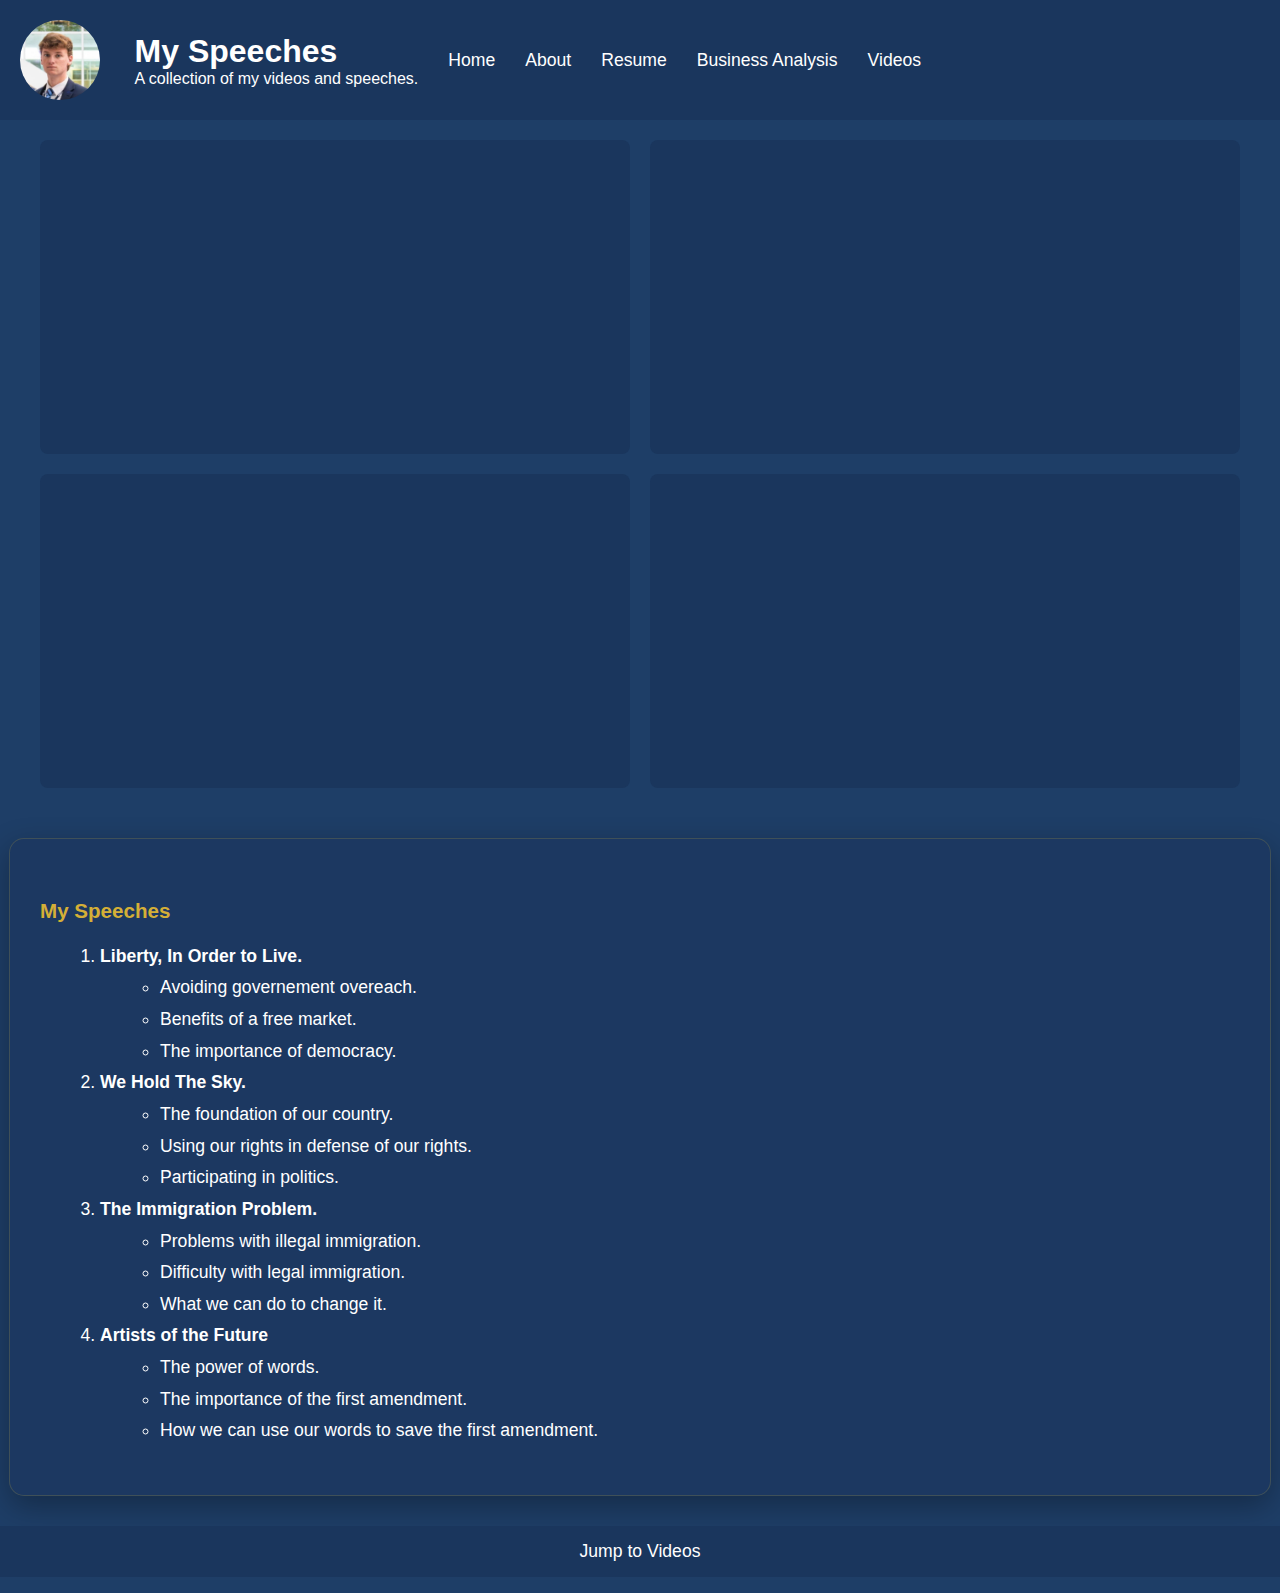
<file: IS 201 WEBSITE FINAL/html/videolib.html>
<!DOCTYPE html>
<html lang="en">
<head>
    <meta charset="UTF-8">
    <meta name="viewport" content="width=device-width, initial-scale=1.0">
    <title>Video Library</title>
    <link rel="stylesheet" href="../styles/styles.css">
    <style>
        .content-box {
            background: rgba(26, 54, 93, 0.6);
            border-radius: 15px;
            padding: 30px;
            margin: 30px auto;
            max-width: 1200px;
            box-shadow: 0 10px 30px rgba(0,0,0,0.3);
            border: 1px solid rgba(212, 175, 55, 0.2);
        }
        
        .content-box h2 {
            color: #d4af37;
            margin-bottom: 20px;
        }
        
        .content-box h3 {
            color: #d4af37;
            margin-top: 30px;
            margin-bottom: 15px;
        }
        
        .content-box ol, .content-box ul {
            line-height: 1.8;
            margin-left: 20px;
        }
        
        .content-box a {
            color: #d4af37;
            text-decoration: none;
            font-weight: bold;
        }
        
        .content-box a:hover {
            text-decoration: underline;
        }
    </style>
</head>
<body>
    <div class="header">
        <img src="../images/WEB Photo.jpg" alt="Photo of Abe Olenslager" height="80px" class="headerimage">
        <div class="headertext">
            <h1>My Speeches</h1>
            <p>A collection of my videos and speeches.</p>
        </div> 
        <nav class="nav">
            <a href="index.html">Home</a>
            <a href="about.html">About</a>
            <a href="resume.html">Resume</a>
            <a href="../business.html">Business Analysis</a>
            <a href="videolib.html">Videos</a>
        </nav>
    </div>

    <div class="video-grid">
        <div class="video-item" id="videos">
            <iframe 
                width="560" 
                height="315" 
                src="https://www.youtube.com/embed/EL4l2MbA2yk?si=j11skKaiFDTdA0ur" 
                title="YouTube video player" 
                frameborder="0" 
                allow="accelerometer; autoplay; clipboard-write; encrypted-media; gyroscope; picture-in-picture; web-share" 
                referrerpolicy="strict-origin-when-cross-origin" 
                allowfullscreen>
            </iframe>
        </div>

        <div class="video-item">
            <iframe 
                width="560" 
                height="315" 
                src="https://www.youtube.com/embed/LTPdSig0S_c?si=MXDy8unPjVqsc2lT" 
                title="YouTube video player" 
                frameborder="0" 
                allow="accelerometer; autoplay; clipboard-write; encrypted-media; gyroscope; picture-in-picture; web-share" 
                referrerpolicy="strict-origin-when-cross-origin" 
                allowfullscreen>
            </iframe>
        </div>

        <div class="video-item">
            <iframe 
                width="560" 
                height="315" 
                src="https://www.youtube.com/embed/dZOL9U1stFM?si=BPG9HG0vysF5wcCF" 
                title="YouTube video player" 
                frameborder="0" 
                allow="accelerometer; autoplay; clipboard-write; encrypted-media; gyroscope; picture-in-picture; web-share" 
                referrerpolicy="strict-origin-when-cross-origin" 
                allowfullscreen>
            </iframe>
        </div>

        <div class="video-item">
            <iframe 
                width="560" 
                height="315" 
                src="https://www.youtube.com/embed/Uig3WeYCDeQ?si=ld8lxdwmQ3qJ7fLv" 
                title="YouTube video player" 
                frameborder="0" 
                allow="accelerometer; autoplay; clipboard-write; encrypted-media; gyroscope; picture-in-picture; web-share" 
                referrerpolicy="strict-origin-when-cross-origin" 
                allowfullscreen>
            </iframe>
        </div>
    </div>

    <div class="content-box list">
        <h3>My Speeches</h3>
        <ol>
            <li><strong>Liberty, In Order to Live.</strong>
                <ul>
                    <li>Avoiding governement overeach.</li>
                    <li>Benefits of a free market.</li>
                    <li>The importance of democracy.</li>
                </ul>
            </li>
            <li><strong>We Hold The Sky.</strong>
                <ul>
                    <li>The foundation of our country.</li>
                    <li>Using our rights in defense of our rights.</li>
                    <li>Participating in politics.</li>
                </ul>
            </li>
            <li><strong>The Immigration Problem.</strong>
                <ul>
                    <li>Problems with illegal immigration.</li>
                    <li>Difficulty with legal immigration.</li>
                    <li>What we can do to change it.</li>
                </ul>
            </li>
            <li><strong>Artists of the Future</strong>
                <ul>
                    <li>The power of words.</li>
                    <li>The importance of the first amendment.</li>
                    <li>How we can use our words to save the first amendment.</li>
                </ul>
            </li>
        </ol>
    </div>
<p>
    <a class="jump header" href="#videos">Jump to Videos </a>
</p>
</body>
</html>
</file>
<file: IS 201 WEBSITE FINAL/styles/styles.css>
html {
  margin: 0;
  padding: 0;
}

body{ 
    background-color: #1e3e67;
    margin: 0;
    padding: 0;
}

.header{
    position: sticky;
    top: 0;
    width: 100%;
    box-sizing: border-box;
    background-color: #1a365d;
    color: white;
    text-align: center;
    font-family: 'Lucida Sans', 'Lucida Sans Regular', 'Lucida Grande', 'Lucida Sans Unicode', Geneva, Verdana, sans-serif;
    padding: 15px;
    display: flex;
    align-items: center;
    gap: 30px;
}

.headertext {
    display: flex;
    flex-direction: column;
}


.headerimage{
    flex-shrink: 0;
    border-radius: 50%;
    object-fit: cover;
    margin: 5px;
}

.header h1 {
    margin: 0px;
    padding: 0;
    text-align: left;
}

.header p{
    margin: 0px;
    padding: 0;
}

.video-grid {
  display: grid;
  grid-template-columns: 1fr 1fr;
  grid-template-rows: 1fr 1fr ;
  gap: 20px;
  padding: 20px;
  max-width: 1200px;
  margin: 0 auto;
}

.video-item {
  background-color: #1a365d;
  padding: 5px;
  border-radius: 8px;
}

.video-item iframe {
  width: 100%;
  height: 300px;
  border: none;
}

.video-item p {
  text-align: center;
  margin-top: 10px;
  font-family: Arial, sans-serif;
  color: #333;
}

.nav {
    display: flex;
    gap: 30px;
}

.nav a {
    color: white;
    text-decoration: none;
    font-size: 1.1em;
    transition: color 0.3s;
}

.nav a:visited {
    color: white;
}

.nav a:hover {
    color: #d4af37;
}

.jump{
    text-align: center;
    color: white;
    text-decoration: none;
    font-size: 1.1em;
    transition: color 0.3s;
    font-family: 'Lucida Sans', 'Lucida Sans Regular', 'Lucida Grande', 'Lucida Sans Unicode', Geneva, Verdana, sans-serif;
    display: block;
    }

.list{
    color: white;
    text-decoration: none;
    font-size: 1.1em;
    transition: color 0.3s;
    font-family: 'Lucida Sans', 'Lucida Sans Regular', 'Lucida Grande', 'Lucida Sans Unicode', Geneva, Verdana, sans-serif;
}
</file>
